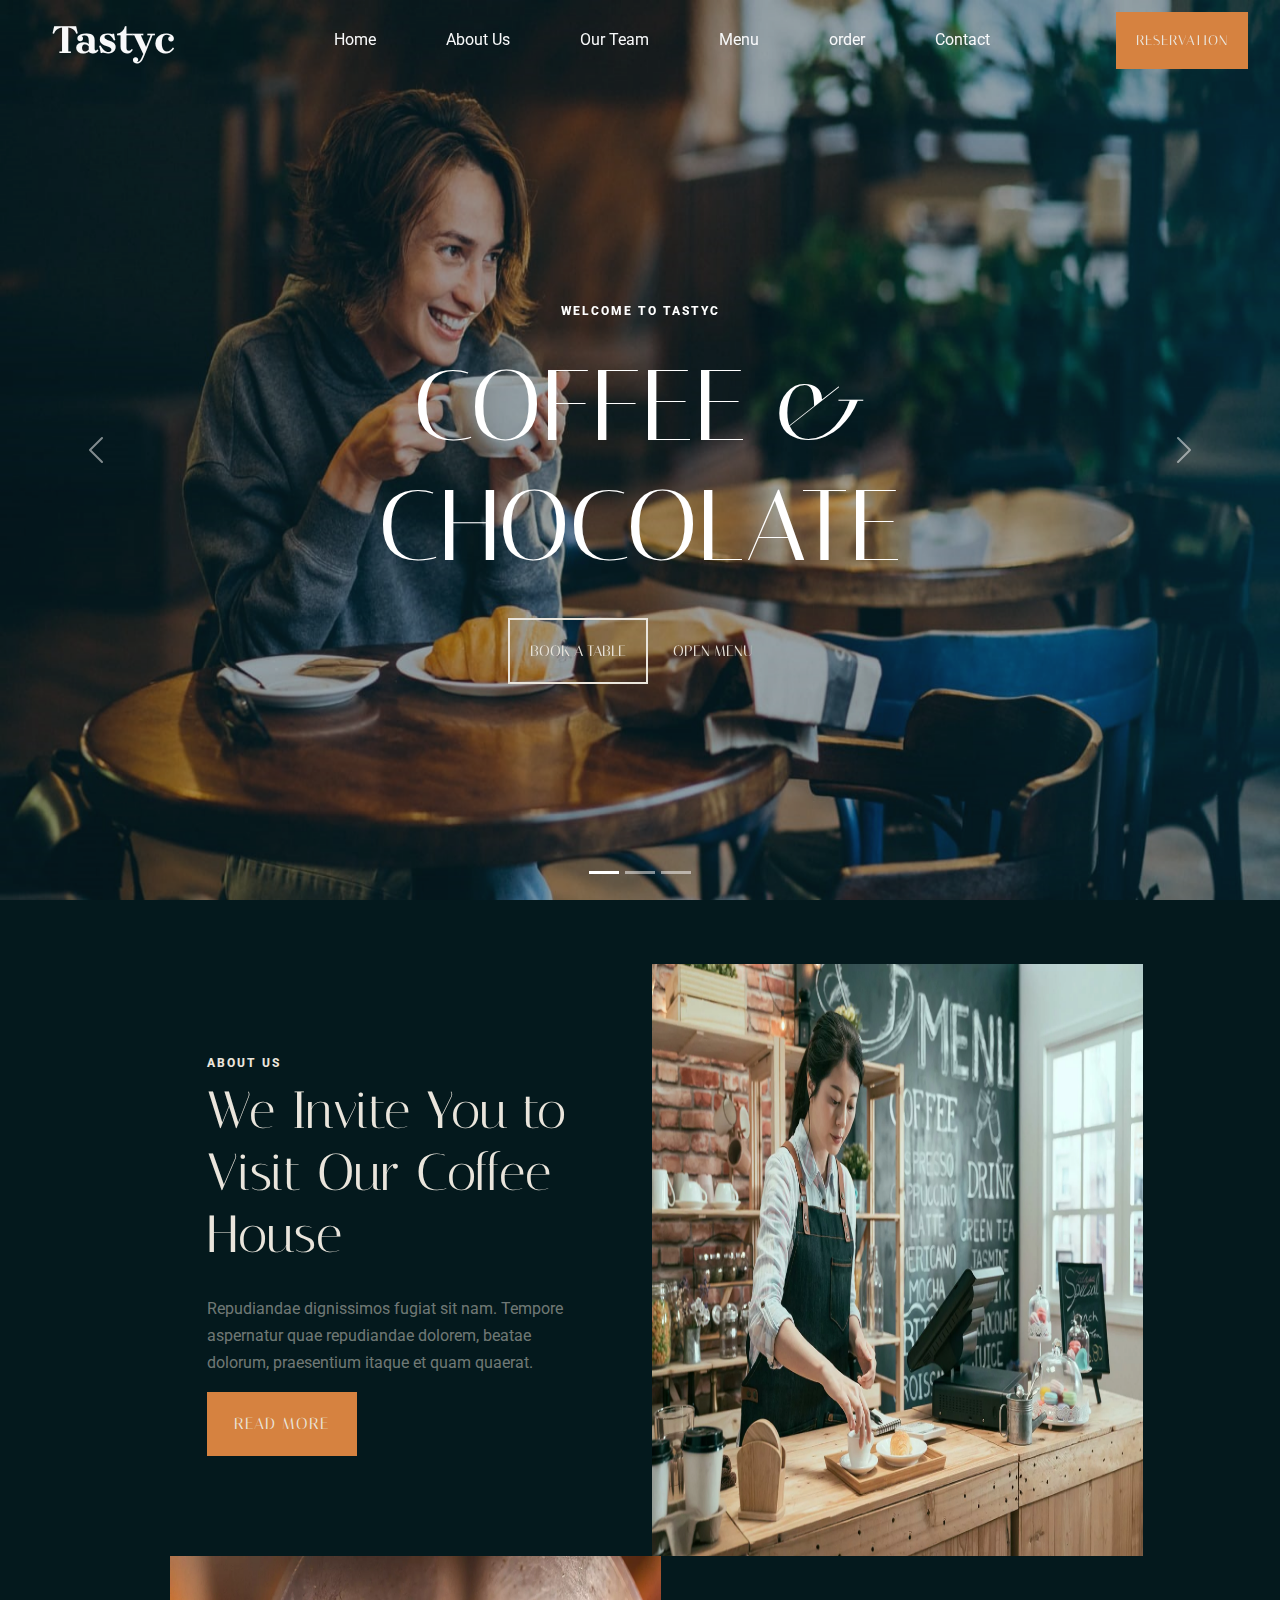
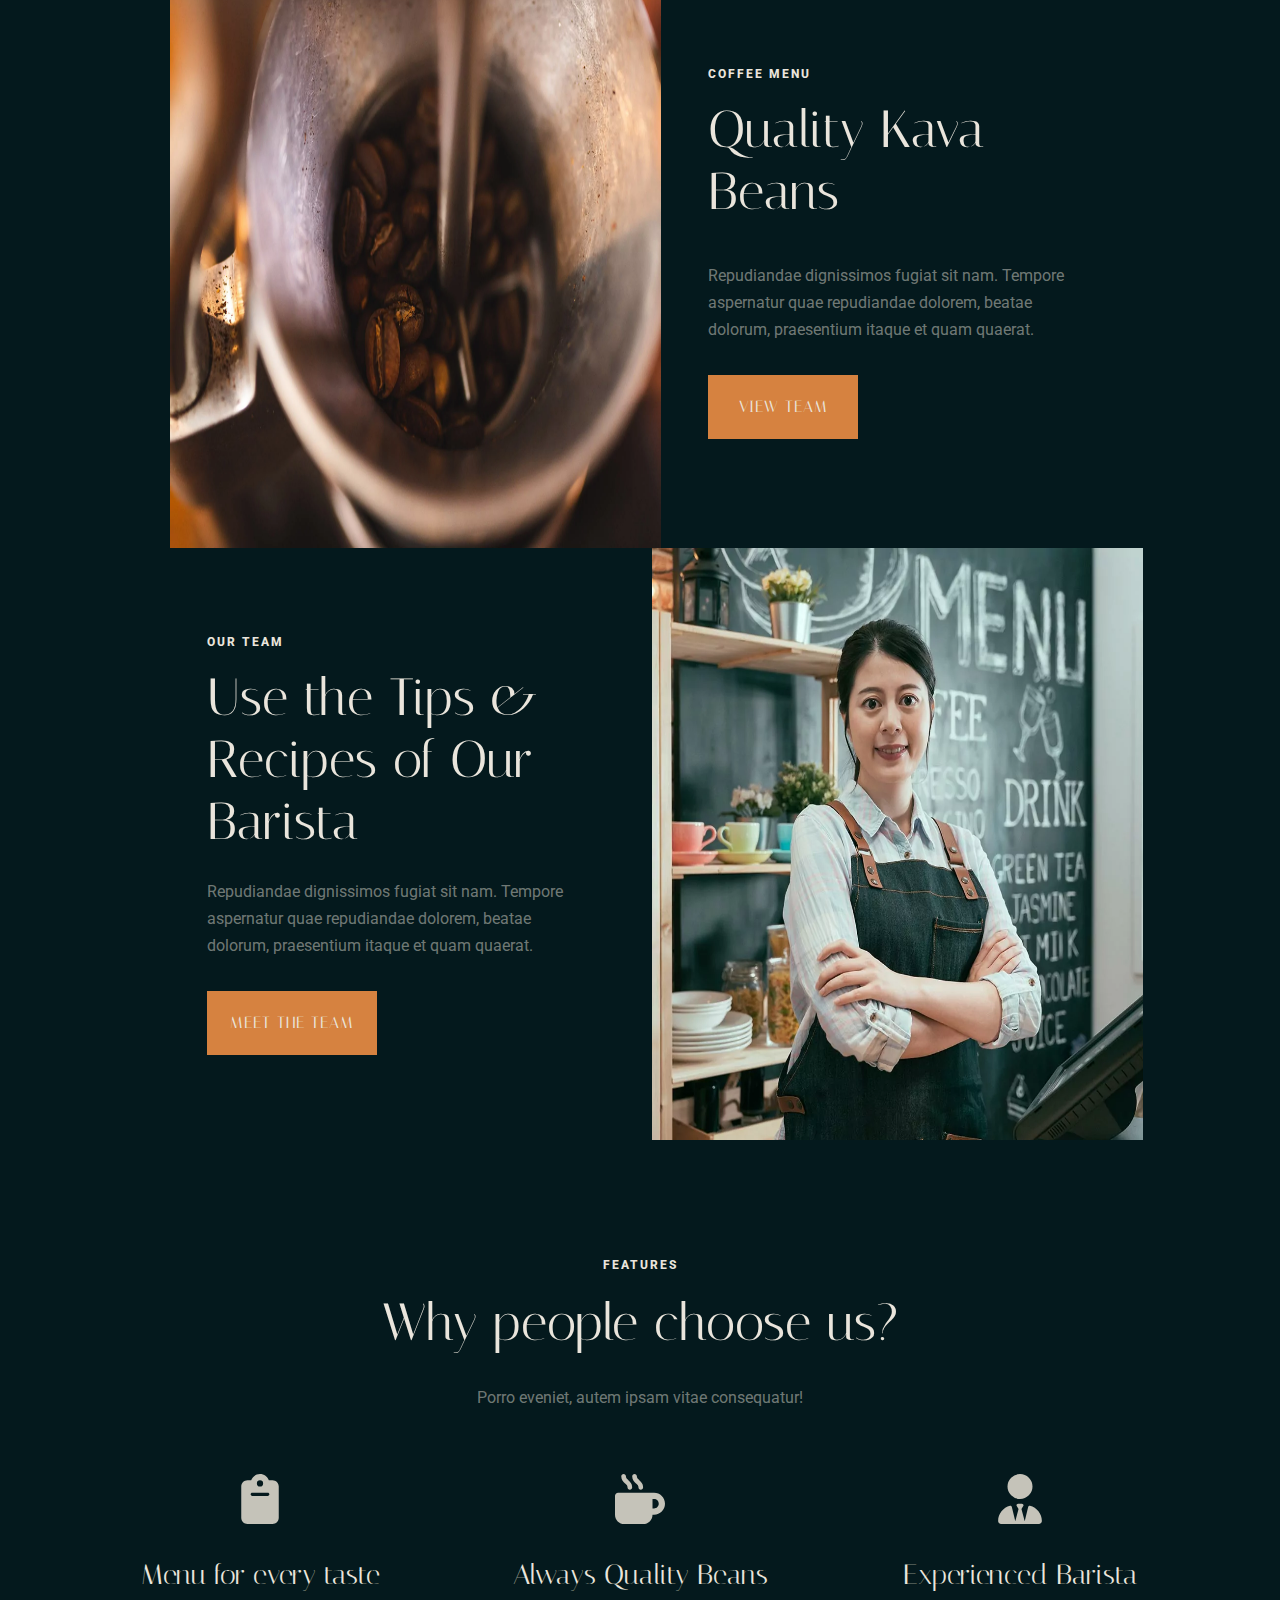
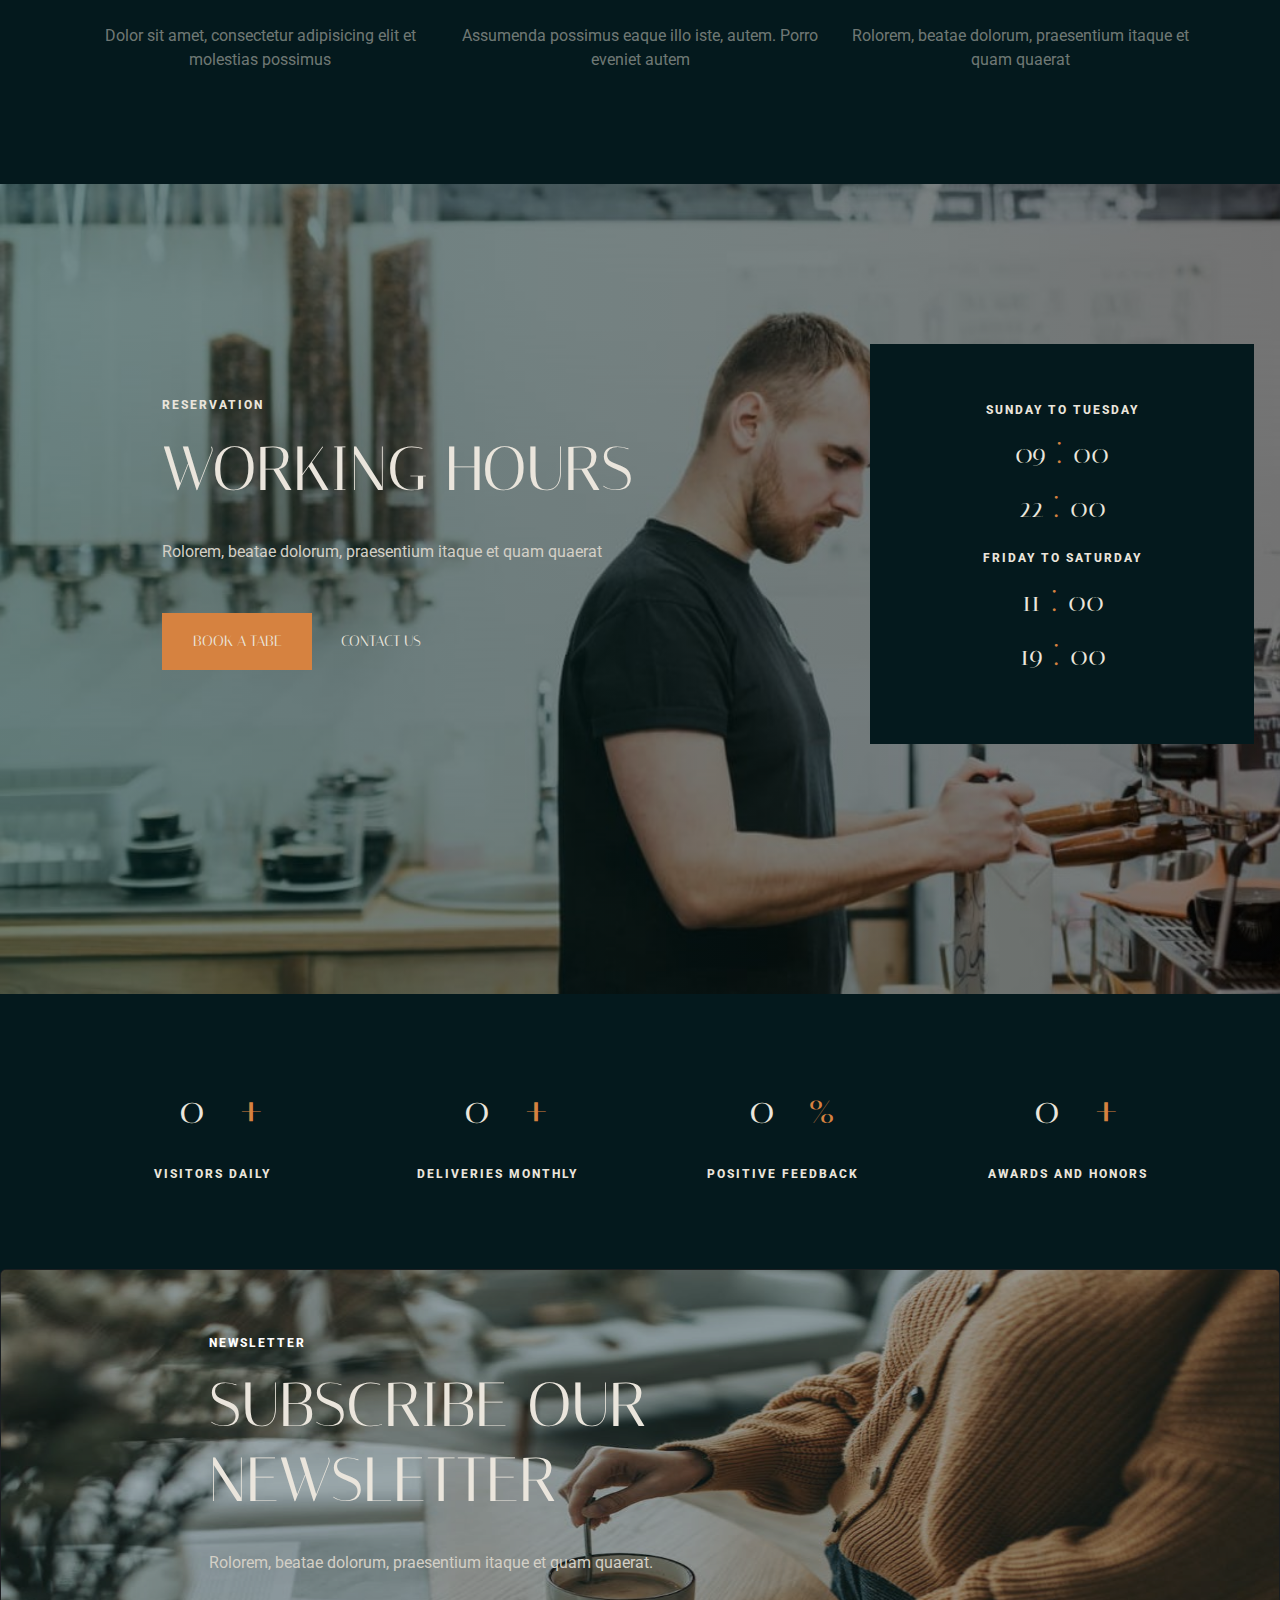
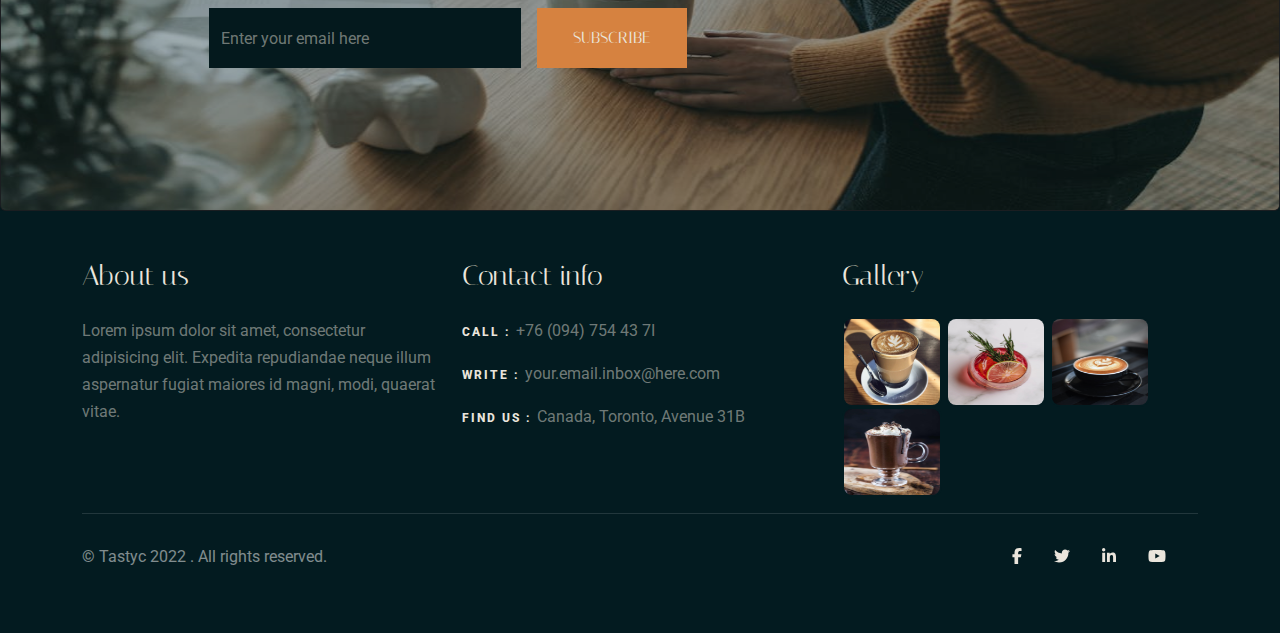
<file: index.html>
<!DOCTYPE html>
<html lang="en">
  <head>
    <meta charset="UTF-8" />
    <meta name="viewport" content="width=device-width, initial-scale=1.0" />
    <link rel="preconnect" href="https://fonts.googleapis.com">
    <link rel="preconnect" href="https://fonts.gstatic.com" crossorigin>
    <link href="https://fonts.googleapis.com/css2?family=Italiana&display=swap" rel="stylesheet">
    <link rel="preconnect" href="https://fonts.googleapis.com">
    <link rel="preconnect" href="https://fonts.gstatic.com" crossorigin>
    <link href="https://fonts.googleapis.com/css2?family=Italiana&family=Roboto:ital,wght@0,100;0,300;0,400;0,500;0,700;0,900;1,100;1,300;1,400;1,500;1,700;1,900&display=swap" rel="stylesheet">
    <link rel="preconnect" href="https://fonts.googleapis.com">
    <link rel="preconnect" href="https://fonts.gstatic.com" crossorigin>
    <link href="https://fonts.googleapis.com/css2?family=Brygada+1918:ital,wght@0,400..700;1,400..700&display=swap" rel="stylesheet">
    <title>Tastye</title>
    <link rel="stylesheet" href="css/bootstrap.min.css" />
    <link rel="stylesheet" href="css/all.min.css" />
    <link rel="stylesheet" href="css/coffe.css" />
    
  </head>
  <body>
<!-----------  start navbar ------------->
    <header class="header-nav">
      <div class="logo">Tastyc</div>
      <nav>
          <ul>
              <li><a href="index.html" data-target="Home">Home</a></li>
              <li><a href="about.html" data-target="about">About Us</a></li>
              <li><a href="team.html" data-target="our">Our Team</a></li>
              <li><a href="menu2.html" data-target="menu">Menu</a></li>
              <li><a href="order.html" data-target="order">order</a></li>
              <li><a href="contact.html" data-target="contact">Contact</a></li> 
          </ul>
      </nav>
      <div class="nav-btn">
      <a class="bttn" href="order.html">Reservation</a>
      </div>
    </header>
<!----------- end navbar ------------->
<!-----------  start slider ------------->
    <div id="carouselExampleCaptions" class="carousel slide">
        <div class="carousel-indicators">
          <button type="button" data-bs-target="#carouselExampleCaptions" data-bs-slide-to="0" class="active" aria-current="true" aria-label="Slide 1"></button>
          <button type="button" data-bs-target="#carouselExampleCaptions" data-bs-slide-to="1" aria-label="Slide 2"></button>
          <button type="button" data-bs-target="#carouselExampleCaptions" data-bs-slide-to="2" aria-label="Slide 3"></button>
        </div>
        <div class="carousel-inner">
          <div class="carousel-item active">
            <img src="./img/sli1.jpg" class="d-block w-100 sli-img" alt="...">
            <div class="carousel-caption d-none d-md-block sli-txt">
              <b class="sli-hed">WELCOME TO TASTYC</b>
              <h1 class="sli-title">COFFEE & CHOCOLATE</h1>
              <div class="sli-btn">
                <button type="button" onclick="document.location='Order.html'" class="sli-btn1">BOOK A TABLE</button>
                <button type="button" onclick="document.location='menu2.html'" class="sli-btn2">OPEN MENU</button>
              </div>
            </div>
          </div>
          <div class="carousel-item">
            <img src="./img/sli2.jpg" class="d-block w-100 sli-img" alt="...">
            <div class="carousel-caption d-none d-md-block sli-txt">
              <b class="sli-hed">HELLO, NEW FRIEND!</b>
              <h1 class="sli-title">RESERVE YOUR TABLE</h1>
              <div class="sli-btn">
                <button type="button" class="sli-btn1">BOOK A TABLE</button>
                <button type="button" class="sli-btn2">OPEN MENU</button>
              </div>
            </div>
          </div>
          <div class="carousel-item">
            <img src="./img/sli3.jpg" class="d-block w-100 sli-img " alt="...">
            <div class="carousel-caption d-none d-md-block sli-txt">
              <b class="sli-hed">DOLCE GUSTO</b>
              <h1 class="sli-title">VISIT TO OUR STORE</h1>
              <div class="sli-btn">
                <button type="button" class="sli-btn1">BOOK A TABLE</button>
                <button type="button" class="sli-btn2">OPEN MENU</button>
              </div>
            </div>
          </div>
        </div>
        <div class="overlay"></div>
        <button class="carousel-control-prev" type="button" data-bs-target="#carouselExampleCaptions" data-bs-slide="prev">
          <span class="carousel-control-prev-icon" aria-hidden="true"></span>
          <span class="visually-hidden">Previous</span>
        </button>
        <button class="carousel-control-next" type="button" data-bs-target="#carouselExampleCaptions" data-bs-slide="next">
          <span class="carousel-control-next-icon" aria-hidden="true"></span>
          <span class="visually-hidden">Next</span>
        </button>
    </div>
<!------------- end slider -------------->  
<!------------- start About ------------->
    <section> 
      <div class="about">
        <div class="container">
            <div class="row ">
              <div class="txt1 col-ms-12 col-lg-6 text-md-start">
                <b class="about-hed mb-2">ABOUT US</b>
                <h3 class="about-title">
                  We Invite You to Visit Our Coffee House
                </h3>
                <b class="about-prg">
                  Repudiandae dignissimos fugiat sit nam. Tempore aspernatur
                  quae repudiandae dolorem, beatae dolorum, praesentium itaque
                  et quam quaerat.
                </b>
                <button type="button" class="about-btn">READ MORE</button>
              </div>
              <div class="col-sm-12 col-lg-6 mb-9">
                <img class="img-about" src="img/about_as.jpg" alt="" />
              </div>
            </div>
          </div>
        </div>
      </div>
    </section>
<!------------- end About --------------->
<!------------- start menu --------------->
</section class="menu1">
<div class="menu1">
  <div class="container">
    <div class="row">
      <div class="col-sm-12 col-lg-6 ">
        <img class="menu-img" src="img/menu.jpg" alt="" />
      </div>
        <div class="txt2 col-sm-12 col-lg-6 text-md-start">
          <b class="menu-hed">COFFEE MENU</b>
          <h3 class="menu-title">Quality Kava Beans</h3>
          <p class="menu-prg">
            Repudiandae dignissimos fugiat sit nam. Tempore aspernatur
            quae repudiandae dolorem, beatae dolorum, praesentium itaque
            et quam quaerat.
          </p>
          <button type="button" onclick="document.location='menu2.html'" class="menu-btn">VIEW TEAM</button>
        </div>
      </div>
    </div>
</div>
 </section>
<!------------- end menu---------------> 
<!------------- start team ---------------> 
  <section>
      <div class="team1">
        <div class="container">
          <div class="row">
              <div class="txt3 col-sm-12 col-lg-6  text-md-start">
                <b class="team1-hed">OUR TEAM</b>
                <h3 class="team1-title">
                  Use the Tips & Recipes of Our Barista
                </h3>
                <p class="team1-prg">
                  Repudiandae dignissimos fugiat sit nam. Tempore aspernatur
                  quae repudiandae dolorem, beatae dolorum, praesentium itaque
                  et quam quaerat.
                </p>
                <button type="button" onclick="document.location='team.html'" class="team1-btn">MEET THE TEAM</button>
              </div>
              <div class="col-sm-12 col-lg-6 ">
              <img class="team1-img" src="img/team1.jpg.webp" alt="" />
            </div>
            
            </div>
          </div>
        </div>
  <!------------- end team ---------------> 
  </section>
<!------------- end team---------------> 
<!------------- start feature ---------------> 
  <section class="features text-center  ">
          <div class="container">
            <div class="feat-txt">
              <b class="feat-hed">FEATURES</b>
              <h4 class="feat-title">Why people choose us?</h4>
              <b class="feat-prg">Porro eveniet, autem ipsam vitae consequatur!</b>
            </div>
            <div class="row">
              <div class=" col-sm-12 col-lg-4 feat-sec">
                <i class="fa-solid fa-clipboard icon-feature " ></i>
                <h4 class="feat-title1">Menu for every taste</h4>
                <b class="feat-prg1">Dolor sit amet, consectetur adipisicing elit et <br>molestias possimus</b> 
              </div>
              <div class=" col-sm-12 col-lg-4 feat-sec ">
                <i class="fa-solid fa-mug-hot icon-feature"></i>
                <h4 class="feat-title1">Always Quality Beans</h4>
                <b class="feat-prg1">Assumenda possimus eaque illo iste, autem. Porro<br> eveniet autem</b>
              </div>
              <div class=" col-sm-12 col-lg-4  feat-sec">
                <i class="fa-solid fa-user-tie icon-feature" ></i>
                 <h4 class="feat-title1">Experienced Barista</h4>
                <b class="feat-prg1">Rolorem, beatae dolorum, praesentium itaque et<br> quam quaerat</b> 
              </div>
            </div>
          </div>

  </section>
<!------------- end feature ---------------> 
<!------------- end work ------------->
  <section class="work">
    <div class="container-fluid ">
      <div class="container">
    <div class="row">
      <div class="txt-left col-md-6 col-lg-6">
      <b class="work-hed">RESERVATION</b>
      <h2 class="work-title">WORKING HOURS</h2>
      <p class="work-prg">Rolorem, beatae dolorum, praesentium itaque et quam quaerat</p>
      <div class="work-btn">
      <button type="button" onclick="document.location='order.html'" class="work-btn1">BOOK A TABE</button>
      <button type="button" class="work-btn2">CONTACT US</button>
       
      </div>
    </div>
    <div class="txt-right  ">
      <b class="work1-title">SUNDAY TO TUESDAY</b>
      <p class="work1-num">09 <span>:</span> 00</p>
      <p class="work2-num">22 <span>:</span> 00</p>
      <b  class="work1-title">FRIDAY TO SATURDAY</b>
      <p class="work1-num">11 <span>:</span> 00</p>
      <p class="work2-num">19 <span>:</span> 00</p>
     </div>
  </div>
</div>
  </section>
<!------------- end work ------------->
<!------------- start counter ------------->
 <section class="counter text-center">
  <div class="container">
    <div class="nums">
    <div class="row">
        <div class="col-sm-12 col-md-6 col-lg-3 ">
        <b class="num" data-goal="200">0 </b><span>+</span>
        <h6 class="cont-name">VISITORS DAILY</h6>
        </div>
        <div class="col-sm-12 col-md-6 col-lg-3 ">
        <b class="num" data-goal="400">0 </b><span>+</span>
        <h6 class="cont-name">DELIVERIES MONTHLY</h6>
        </div>
        <div class="col-sm-12 col-md-6 col-lg-3 ">
        <b class="num" data-goal="100">0 </b><span>%</span>
        <h6 class="cont-name">POSITIVE FEEDBACK</h6>
        </div>
        <div class="col-sm-12 col-md-6 col-lg-3 ">
        <b class="num" data-goal="40">0 </b><span>+</span>
        <h6 class="cont-name">AWARDS AND HONORS</h6>
        </div>
      </div>
    </div>
  </div>
  
 </section>
<!------------- end counter -------------> 
<!------------- start subscribe -------------> 
  <div class="card text-bg-dark ">
    
    <img src="./img/supscribe.jpg" class="card-img" alt="...">
   
    <div class="card-img-overlay">
  
        <div class="sub-txt">
      <p class="sub-hed">NEWSLETTER</p>
      <h1 class="sub-title">SUBSCRIBE OUR<br> NEWSLETTER</h1>
      <p class="sub-prg">Rolorem, beatae dolorum, praesentium itaque et quam quaerat.</p>
    </div>
    <form class="sub-input">
      <input type="email" class="form-control" id="floatingInput" placeholder="Enter your email here">
      <button type="button" class="sub-btn">SUBSCRIBE</button>
    </form>
   </div>
  </div>
<!------------- end subscribe ------------->
<!------------- start footer ------------->
  <footer class="footer pt-5 pb-5 text-white-50 text-lg-start">
      <div class="container">
        <div class="row justify-content-between">
          <div class="col-md-6 col-lg-4">
            <div class="foot">
              <h4 class="foot-hed mb-4">About us</h4>
              <P class="foot-parg">Lorem ipsum dolor sit amet, consectetur adipisicing elit. Expedita repudiandae neque illum aspernatur fugiat maiores id magni, modi, quaerat vitae.</P>
            </div>                
          </div>
          <div class="col-md-6 col-lg-4">
            <div class="foot">
              <h4 class="foot-hed mb-4">Contact info</h4>
              <p class="foot-parg"><b class="lin">CALL : </b>+76 (094) 754 43 7I</p> 
              <p class="foot-parg"><b class="lin">WRITE :  </b>your.email.inbox@here.com</p> 
              <p class="foot-parg"><b class="lin">FIND US :  </b>Canada, Toronto, Avenue 31B</p>   
            </div>
          </div>
          <div class="col-md-6 col-lg-4">
            <div class="foot">
              <h4 class="foot-hed mb-4">Gallery</h4>
              <img class="img-foot" src="img/foot1.jpg" alt="">
              <img class="img-foot" src="img/foot2.jpg" alt="">
              <img class="img-foot" src="img/foot3.jpg" alt="">
              <img class="img-foot" src="img/foot4.jpg" alt="">
             </div>
          </div>
        </div>
        <hr>
        <div class="copyright">
        <div class="row">
          <div class="col text-left col-lg-6">
            <p>© Tastyc 2022 . All rights reserved.</p>
          </div>
          <div class="col text-right col-lg-6">
            <ul class="imgcont">
              <a href="https://www.instagram.com/" class="lin2">
                <i class="fa-brands fa-facebook-f icon-social"></i> 
              </a>
              <a href="https://www.facebook.com/" class="lin2">
                <i class="fa-brands fa-twitter icon-social"></i>
              </a>
              <a href="https://twitter.com/?lang=ar" class="lin2">
                <i class="fa-brands fa-linkedin-in icon-social"></i>
              </a>
              <a href="https://twitter.com/?lang=ar" class="lin2">
                <i class="fa-brands fa-youtube icon-social"></i>
              </a>
            </ul>
          </div>
        </div>
      </div>
      </div>
  </footer>
<!------------- end footer ------------->
   
    <script src="js/jquery-3.7.1.min.js"></script>
    <script src="js/popper.min.js"></script>
    <script src="js/bootstrap.bundle.min.js"></script>
    <script src="js/all.min.js"></script>
    <script src="js/main.js"></script>
  </body>
</html>
</file>
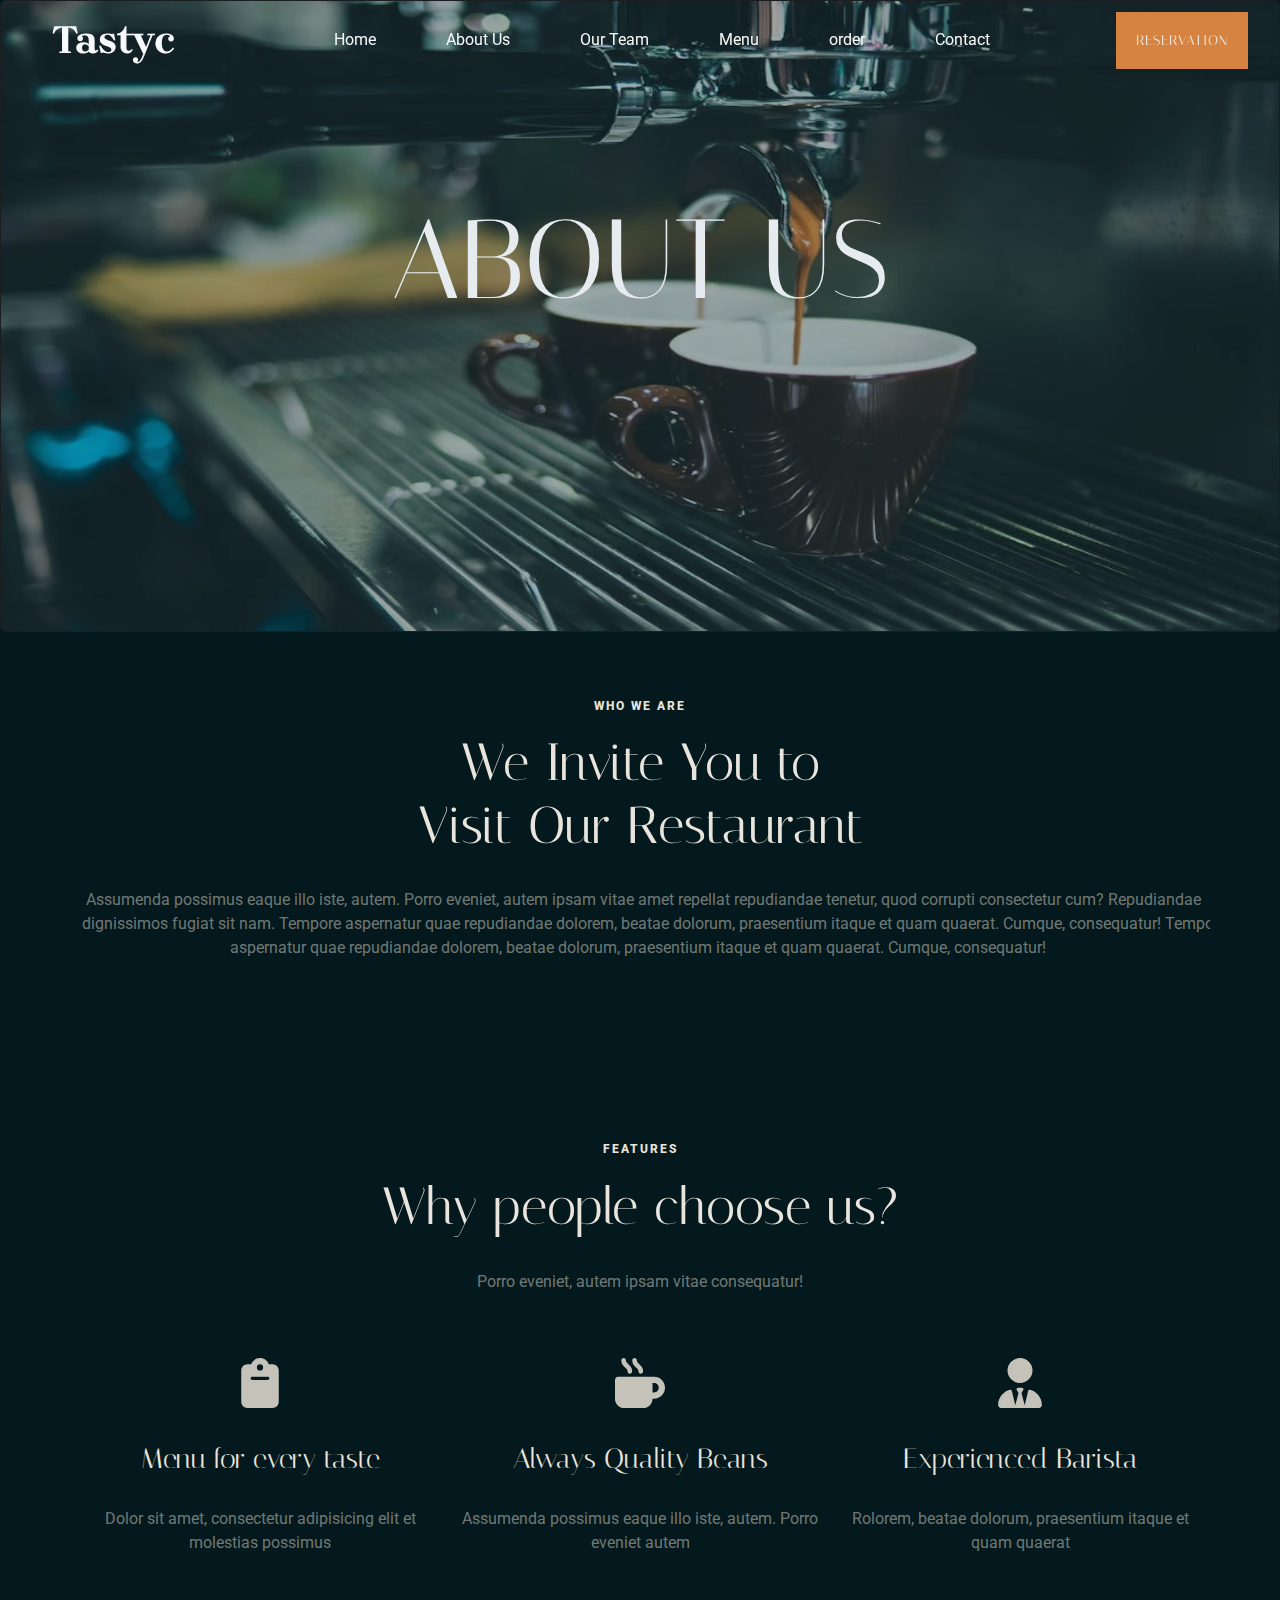
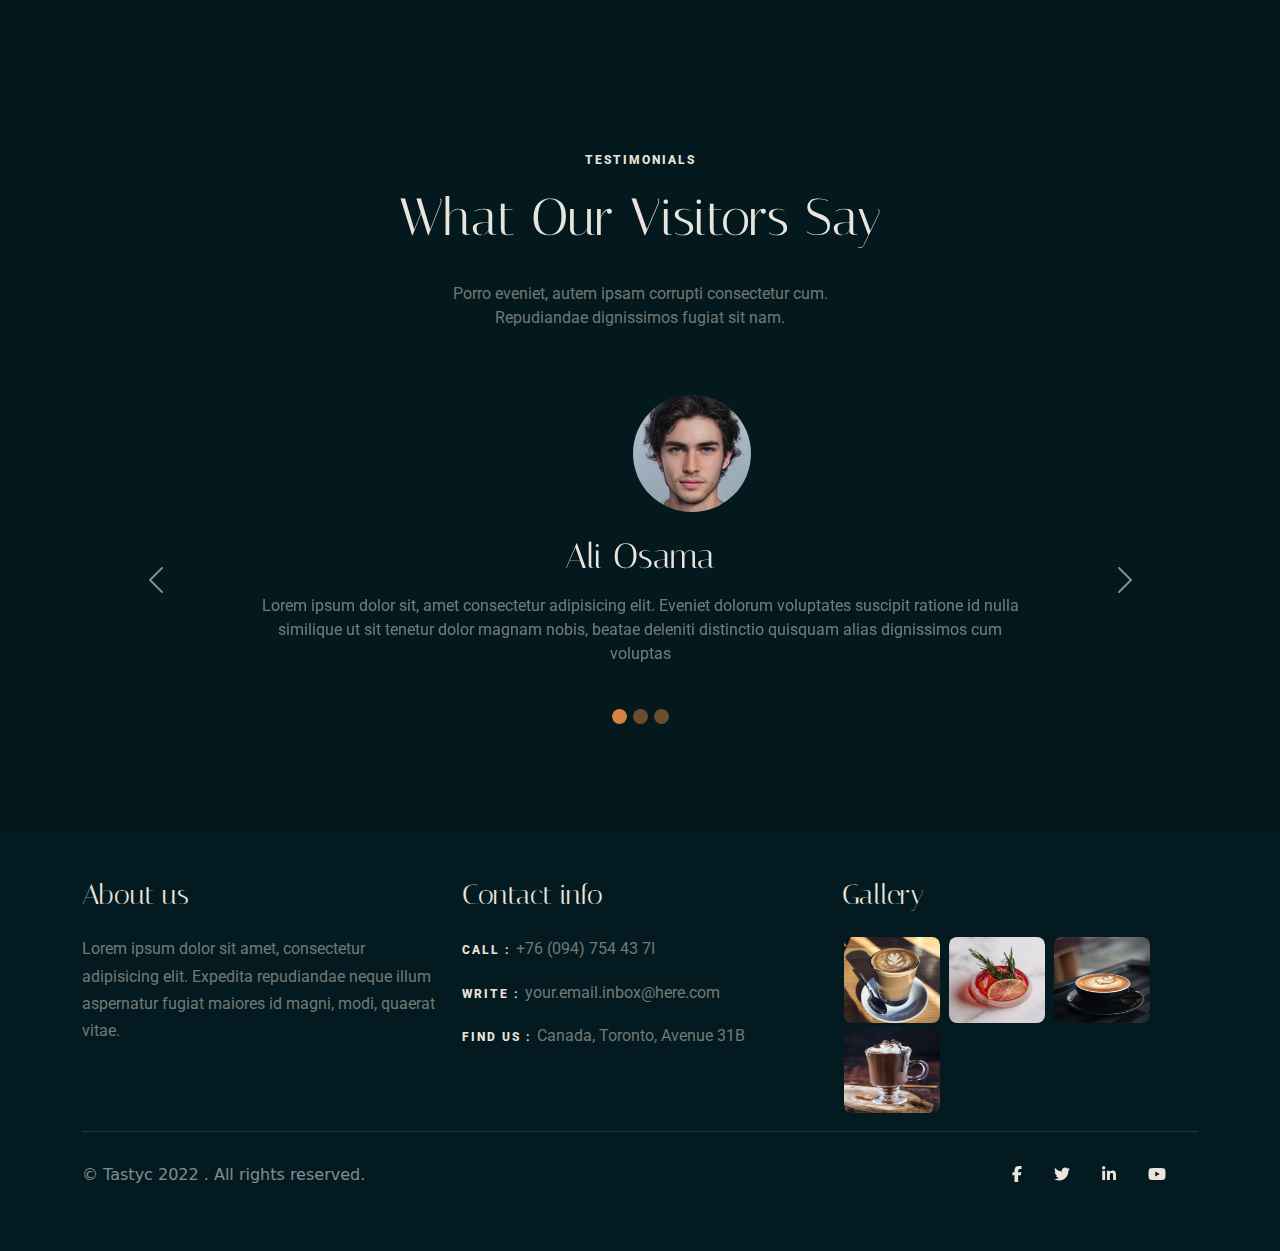
<file: about.html>
<!DOCTYPE html>
<html lang="en">
<head>
    <meta charset="UTF-8">
    <meta name="viewport" content="width=device-width, initial-scale=1.0">
    <link rel="preconnect" href="https://fonts.googleapis.com">
    <link rel="preconnect" href="https://fonts.gstatic.com" crossorigin>
    <link href="https://fonts.googleapis.com/css2?family=Italiana&display=swap" rel="stylesheet">
    <link rel="preconnect" href="https://fonts.googleapis.com">
    <link rel="preconnect" href="https://fonts.gstatic.com" crossorigin>
    <link href="https://fonts.googleapis.com/css2?family=Italiana&family=Roboto:ital,wght@0,100;0,300;0,400;0,500;0,700;0,900;1,100;1,300;1,400;1,500;1,700;1,900&display=swap" rel="stylesheet">
    <link rel="preconnect" href="https://fonts.googleapis.com">
    <link rel="preconnect" href="https://fonts.gstatic.com" crossorigin>
    <link href="https://fonts.googleapis.com/css2?family=Brygada+1918:ital,wght@0,400..700;1,400..700&display=swap" rel="stylesheet">
    <title>About</title>
    <link rel="stylesheet" href="css/bootstrap.min.css" />
    <link rel="stylesheet" href="css/all.min.css" />
    <link rel="stylesheet" href="css/about.css" />
  
</head>
<body>
<!-----------  start navbar ------------->
    <header class="header-nav">
        <div class="logo">Tastyc</div>
        <nav>
            <ul>
                <li><a href="index.html" data-target="Home">Home</a></li>
                <li><a href="about.html" data-target="about">About Us</a></li>
                <li><a href="team.html" data-target="our">Our Team</a></li>
                <li><a href="menu2.html" data-target="menu">Menu</a></li>
                <li><a href="order.html" data-target="order">order</a></li>
                <li><a href="contact.html" data-target="contact">Contact</a></li> 
            </ul>
        </nav>
        <div class="nav-btn">
          <a class="bttn" href="order.html">Reservation</a>
        </div>
      </header>
<!-----------  end navbar ------------->
<!-----------  start img ------------->
      <header>
        <div class="card text-bg-dark ">
          <img src="./img/ph4.webp" class="card-img" style="height: 70vh;" alt="...">
          <div class="card-img-overlay">
          <div class="sub-txt">
         <h1 class="sub-name">ABOUT US</h1>
      </div>
    </div>
   </div>
  </header>
<!-----------  end img ------------->
<!------------- start About ------------->
  <section class="about1 text-center">
    <div class="container">
        <div class="row">
            <p class="about1-hed">WHO WE ARE</p>
            <h5 class="about1-title">We Invite You to <br> Visit Our Restaurant</h5>
            <pre class="about1-prg"> Assumenda possimus eaque illo iste, autem. Porro eveniet, autem ipsam vitae amet repellat repudiandae tenetur, quod corrupti consectetur cum? Repudiandae 
dignissimos fugiat sit nam. Tempore aspernatur quae repudiandae dolorem, beatae dolorum, praesentium itaque et quam quaerat. Cumque, consequatur! Tempore
aspernatur quae repudiandae dolorem, beatae dolorum, praesentium itaque et quam quaerat. Cumque, consequatur! </pre>
        </div>
    </div>
  </section>
<!------------- end About ------------->
<!------------- start feature ---------------> 
  <section class="features text-center  ">
    <div class="container">
      <div class="feat-txt">
        <b class="feat-hed">FEATURES</b>
        <h4 class="feat-title">Why people choose us?</h4>
        <b class="feat-prg">Porro eveniet, autem ipsam vitae consequatur!</b>
      </div>
      <div class="row">
        <div class=" col-sm-12 col-lg-4 feat-sec">
          <i class="fa-solid fa-clipboard icon-feature " ></i>
          <h4 class="feat-title1">Menu for every taste</h4>
          <b class="feat-prg1">Dolor sit amet, consectetur adipisicing elit et <br>molestias possimus</b> 
        </div>
        <div class=" col-sm-12 col-lg-4 feat-sec ">
          <i class="fa-solid fa-mug-hot icon-feature"></i>
          <h4 class="feat-title1">Always Quality Beans</h4>
          <b class="feat-prg1">Assumenda possimus eaque illo iste, autem. Porro<br> eveniet autem</b>
        </div>
        <div class=" col-sm-12 col-lg-4  feat-sec">
          <i class="fa-solid fa-user-tie icon-feature" ></i>
           <h4 class="feat-title1">Experienced Barista</h4>
          <b class="feat-prg1">Rolorem, beatae dolorum, praesentium itaque et<br> quam quaerat</b> 
        </div>
      </div>
    </div>

</section>
<!------------- end feature ---------------> 
<!------------- start testimonials ------------->
<section class="testimonials text-center">
  <div class="container">
      <div class="row ">
          <div class="test-txt">
              <b class="test-hed">TESTIMONIALS</b>
              <h4 class="test-title">What Our Visitors Say</h4>
              <b class="test-prg">Porro eveniet, autem ipsam corrupti consectetur cum.<br>Repudiandae dignissimos fugiat sit nam.</b>
          </div>
      </div>
        <div class="row">           
          <div id="testimonials" class="carousel slide">
            <div class="carousel-indicators">
              <button type="button" data-bs-target="#testimonials"  id="dd"  data-bs-slide-to="0" class="active" aria-current="true" aria-label="Slide 1"></button>
              <button type="button" data-bs-target="#testimonials"  id="dd"   data-bs-slide-to="1" aria-label="Slide 2"></button>
              <button type="button" data-bs-target="#testimonials"  id="dd"  data-bs-slide-to="2" aria-label="Slide 3"></button>
            </div>
            <div class="carousel-inner ">
              <div class="carousel-item active">
                  <div class="carousel-caption d-none d-md-block">
                    <img src="img/image1.jpg" class="d-block test-img" alt="...">
                    <h5 class="test-name">Ali Osama</h5>
                    <p class="test-prg">Lorem ipsum dolor sit, amet consectetur adipisicing elit. Eveniet dolorum voluptates suscipit ratione id nulla similique ut sit tenetur dolor magnam nobis, beatae deleniti distinctio quisquam alias dignissimos cum voluptas</p>
                  </div>
              </div>
              <div class="carousel-item">
                  <div class="carousel-caption d-none d-md-block  ">
                    <img src="img/per1.jpeg" class="d-block test-img" alt="...">
                    <h5 class="test-name">Dina Ahmed</h5>
                    <p class="test-prg">  Eveniet dolorum voluptates suscipit ratione id nulla similique ut sit tenetur dolor magnam nobis, beatae deleniti distinctio quisquam alias dignissimos cum voluptas background-color: #d68240;</p>
                  </div>
              </div>
              <div class="carousel-item">
                  <div class="carousel-caption d-none d-md-block ">
                    <img src="img/pre3.jpeg" class="d-block test-img" alt="...">
                    <h5 class="test-name">Hamdy Mohamed</h5>
                    <p class="test-prg"> suscipit ratione id nulla similique ut sit tenetur dolor magnam nobis, beatae deleniti distinctio Lorem ipsum dolor sit, amet consectetur adipisicing elit. Eveniet dolorum voluptates quisquam alias dignissimos cum voluptas</p>
                  </div>
              </div>
            </div>
            <button class="carousel-control-prev"  type="button" id="ee" data-bs-target="#testimonials" data-bs-slide="prev" >
              <span class="carousel-control-prev-icon" id="ee" aria-hidden="true"></span>
              <span class="visually-hidden" id="ee">Previous</span>
            </button>
            <button class="carousel-control-next" type="button" id="ee" data-bs-target="#testimonials" data-bs-slide="next">
              <span class="carousel-control-next-icon" id="ee" aria-hidden="true"></span>
              <span class="visually-hidden" id="ee">Next</span>
            </button>
          </div>
          </div>
 </div>
</section>
<!------------- end testimonials ------------->
<!------------- start footer ------------->
<footer class="footer pt-5 pb-5 text-white-50 text-lg-start">
    <div class="container">
      <div class="row justify-content-between">
        <div class="col-md-6 col-lg-4">
          <div class="foot">
            <h4 class="foot-hed mb-4">About us</h4>
            <P class="foot-parg">Lorem ipsum dolor sit amet, consectetur adipisicing elit. Expedita repudiandae neque illum aspernatur fugiat maiores id magni, modi, quaerat vitae.</P>
          </div>                
        </div>
        <div class="col-md-6 col-lg-4">
          <div class="foot">
            <h4 class="foot-hed mb-4">Contact info</h4>
            <p class="foot-parg"><b class="lin">CALL : </b>+76 (094) 754 43 7I</p> 
            <p class="foot-parg"><b class="lin">WRITE :  </b>your.email.inbox@here.com</p> 
            <p class="foot-parg"><b class="lin">FIND US :  </b>Canada, Toronto, Avenue 31B</p>   
          </div>
        </div>
        <div class="col-md-6 col-lg-4">
          <div class="foot">
            <h4 class="foot-hed mb-4">Gallery</h4>
            <img class="img-foot" src="img/foot1.jpg" alt="">
            <img class="img-foot" src="img/foot2.jpg" alt="">
            <img class="img-foot" src="img/foot3.jpg" alt="">
            <img class="img-foot" src="img/foot4.jpg" alt="">
           </div>
        </div>
      </div>
      <hr>
      <div class="copyright">
      <div class="row">
        <div class="col text-left col-lg-6">
          <p>© Tastyc 2022 . All rights reserved.</p>
        </div>
        <div class="col text-right col-lg-6">
          <ul class="imgcont">
            <a href="https://www.instagram.com/" class="lin2">
              <i class="fa-brands fa-facebook-f icon-social"></i> 
            </a>
            <a href="https://www.facebook.com/" class="lin2">
              <i class="fa-brands fa-twitter icon-social"></i>
            </a>
            <a href="https://twitter.com/?lang=ar" class="lin2">
              <i class="fa-brands fa-linkedin-in icon-social"></i>
            </a>
            <a href="https://twitter.com/?lang=ar" class="lin2">
              <i class="fa-brands fa-youtube icon-social"></i>
            </a>
          </ul>
        </div>
      </div>
    </div>
    </div>
</footer>
<!------------- end footer ------------->
 
<script src="js/jquery-3.7.1.min.js"></script>
<script src="js/popper.min.js"></script>
<script src="js/bootstrap.bundle.min.js"></script>
<script src="js/all.min.js"></script>
<script src="js/main.js"></script>
</body>
</html>
</file>
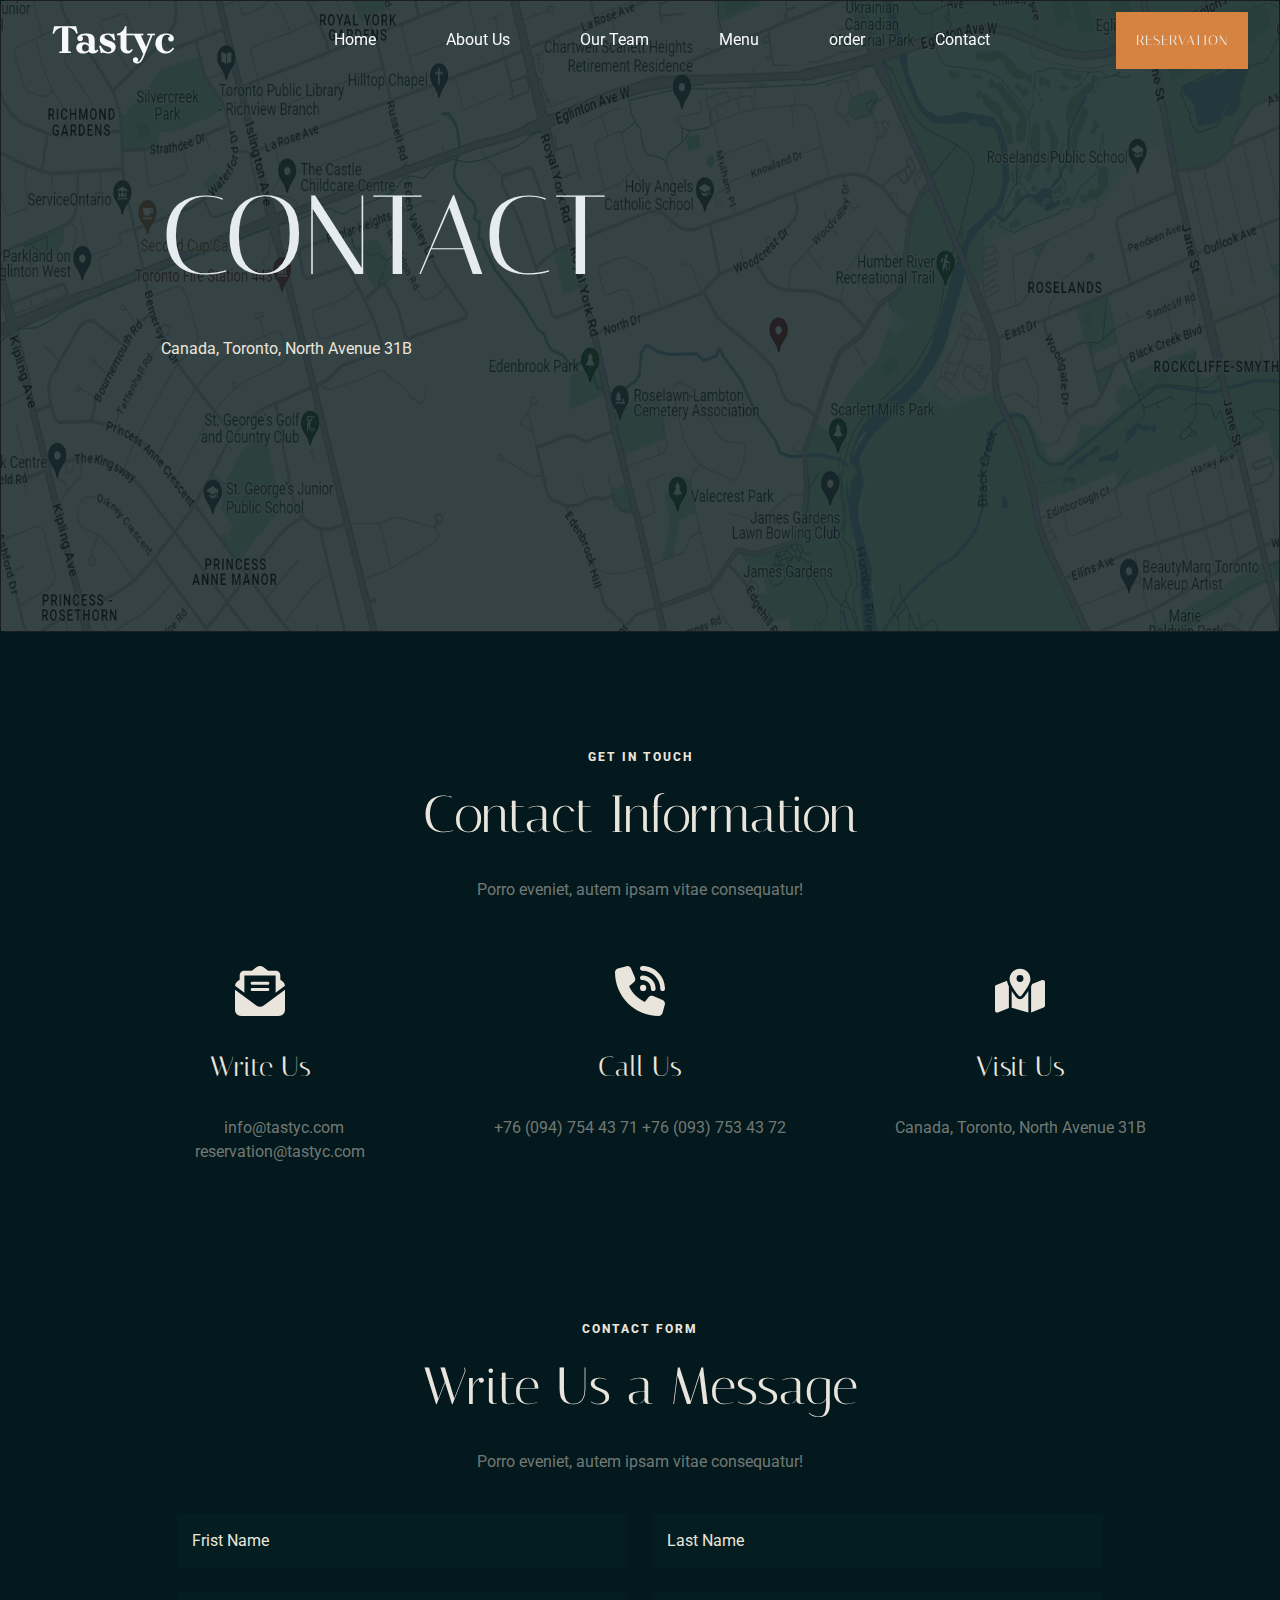
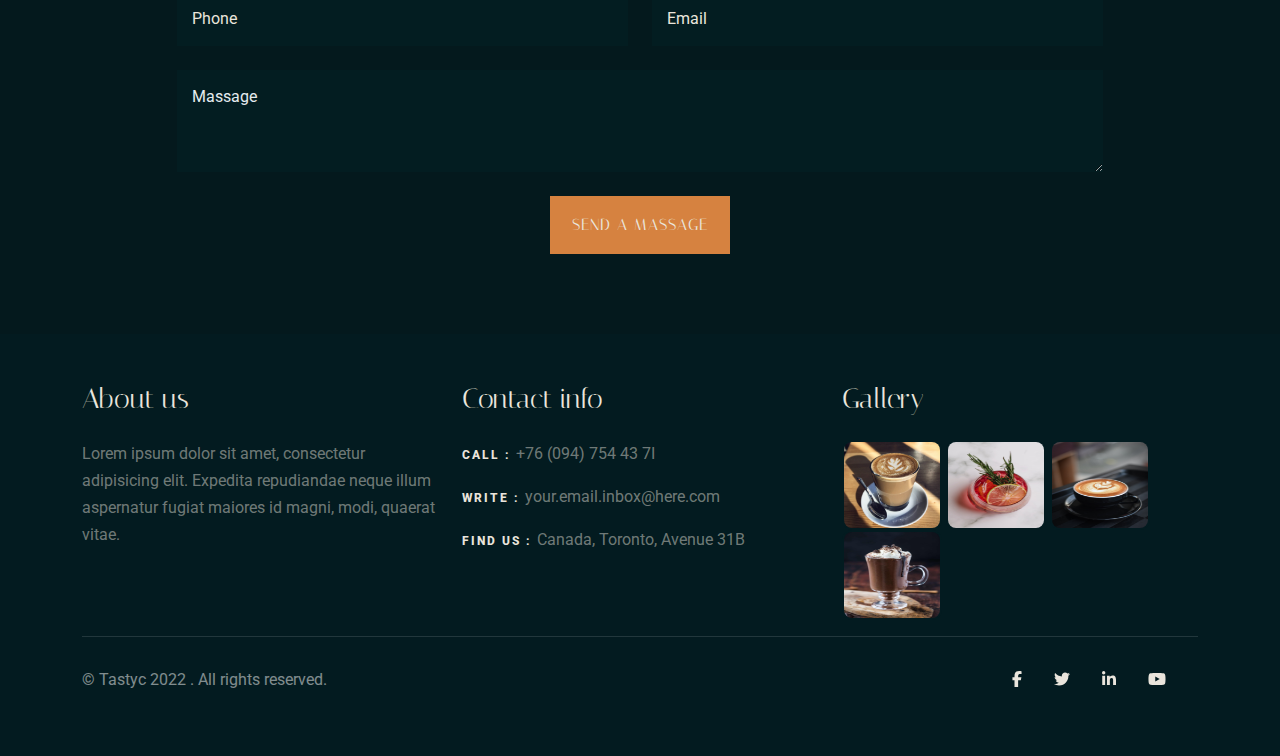
<file: contact.html>
<!DOCTYPE html>
<html lang="en">
<head>
    <meta charset="UTF-8">
    <meta name="viewport" content="width=device-width, initial-scale=1.0">
    <link rel="preconnect" href="https://fonts.googleapis.com">
    <link rel="preconnect" href="https://fonts.gstatic.com" crossorigin>
    <link href="https://fonts.googleapis.com/css2?family=Italiana&display=swap" rel="stylesheet">
    <link rel="preconnect" href="https://fonts.googleapis.com">
    <link rel="preconnect" href="https://fonts.gstatic.com" crossorigin>
    <link href="https://fonts.googleapis.com/css2?family=Italiana&family=Roboto:ital,wght@0,100;0,300;0,400;0,500;0,700;0,900;1,100;1,300;1,400;1,500;1,700;1,900&display=swap" rel="stylesheet">
    <link rel="preconnect" href="https://fonts.googleapis.com">
    <link rel="preconnect" href="https://fonts.gstatic.com" crossorigin>
    <link href="https://fonts.googleapis.com/css2?family=Brygada+1918:ital,wght@0,400..700;1,400..700&display=swap" rel="stylesheet">
    <link rel="stylesheet" href="css/bootstrap.min.css" />
    <link rel="stylesheet" href="css/all.min.css" />
    <link rel="stylesheet" href="css/contact.css" />
    <title>Contact</title>
</head>
<body>
<!-----------  start navbar ------------->
    <header class="header-nav">
        <div class="logo">Tastyc</div>
        <nav>
            <ul>
                <li><a href="index.html" data-target="Home">Home</a></li>
                <li><a href="about.html" data-target="about">About Us</a></li>
                <li><a href="team.html" data-target="our">Our Team</a></li>
                <li><a href="menu2.html" data-target="menu">Menu</a></li>
                <li><a href="order.html" data-target="order">order</a></li>
                <li><a href="contact.html" data-target="contact">Contact</a></li> 
            </ul>
        </nav>
        <div class="nav-btn">
          <a class="bttn" href="order.html">Reservation</a>
        </div>
      </header>
<!-----------  end navbar ------------->
<!-----------  start img ------------->
    <header>
        <div class="card text-bg-dark ">
          <img src="./img/map2.png" class="card-img" style="height: 70vh;" alt="...">
          <div class="card-img-overlay">
          <div class="sub-txt">
         <h1 class="sub-name">CONTACT</h1>
         <p class="sub-title">Canada, Toronto, North Avenue 31B</p>
      </div>
    </div>
   </div>
  </header>
<!-----------  end img ------------->
<!------------- start feature ---------------> 
  <section class="contact text-center  ">
    <div class="container">
      <div class="contact-txt">
        <b class="contact-hed">GET IN TOUCH</b>
        <h4 class="contact-title">Contact Information</h4>
        <b class="contact-prg">Porro eveniet, autem ipsam vitae consequatur!</b>
      </div>
      <div class="row">
        <div class=" col-sm-12 col-lg-4 contact-sec">
            <i class="fa-solid fa-envelope-open-text icon-feature" style="color:  #eae5dc;"></i>
          <h4 class="feat-title1">Write Us</h4>
          <pre class="contact-prg">
            info@tastyc.com
          reservation@tastyc.com
        </pre>
        </div>
        <div class=" col-sm-12 col-lg-4 contact-sec">
            <i class="fa-solid fa-phone-volume icon-feature" style="color: #eae5dc;"></i>
          <h4 class="feat-title1">Call Us</h4>
          <b class="feat-prg1">+76 (094) 754 43 71 +76 (093) 753 43 72</b>
        </div>
        <div class=" col-sm-12 col-lg-4 contact-sec">
          <i class="fa-solid fa-map-location-dot icon-feature" style="color:  #eae5dc;"></i>
           <h4 class="feat-title1">Visit Us</h4>
          <b class="feat-prg1">Canada, Toronto, North Avenue 31B</b> 
        </div>
      </div>
    </div>
</section>
<!------------- end feature ---------------> 
<!------------- start contact ---------------> 
<section class="contact text-center  ">
    <div class="container">
      <div class="form-txt">
        <b class="form-hed">CONTACT FORM</b>
        <h4 class="form-title">Write Us a Message</h4>
        <b class="form-prg">Porro eveniet, autem ipsam vitae consequatur!</b>
      </div>
      <div class="row justify-content-center my-3 ">
        <div class="col-lg-10">
            <div class="row">
            <div class="col-lg-6">
            <label for="name" class="form-label"></label>
            <input type="text" class="form-control" id="name" placeholder="Frist Name">
          </div>
          <div class="col-lg-6">
            <label for="name" class="form-label"></label>
            <input type="text" class="form-control" id="name" placeholder="Last Name">
          </div>
          <div class="col-lg-6">
            <label for="email" class="form-label "></label>
            <input type="text" class="form-control" id="num" placeholder="Phone">
          </div>
          <div class="col-lg-6">
            <label for="email" class="form-label "></label>
            <input type="email" class="form-control" id="email" placeholder="Email">
          </div>
        </div>
            <label for="massage" class="form-label"></label>
            <textarea class="form-control" id="massage" placeholder="Massage" rows="3">Massage</textarea>
        <div class="text-center mb-7">
            <button type="submit" class="btn btn-secondary btn-contact">SEND A MASSAGE</button>
          </div>

</div>

</div>
    </div>
</section>
<!------------- end contact ---------------> 
<!------------- start footer ------------->
<footer class="footer pt-5 pb-5 text-white-50 text-lg-start">
    <div class="container">
      <div class="row justify-content-between">
        <div class="col-md-6 col-lg-4">
          <div class="foot">
            <h4 class="foot-hed mb-4">About us</h4>
            <P class="foot-parg">Lorem ipsum dolor sit amet, consectetur adipisicing elit. Expedita repudiandae neque illum aspernatur fugiat maiores id magni, modi, quaerat vitae.</P>
          </div>                
        </div>
        <div class="col-md-6 col-lg-4">
          <div class="foot">
            <h4 class="foot-hed mb-4">Contact info</h4>
            <p class="foot-parg"><b class="lin">CALL : </b>+76 (094) 754 43 7I</p> 
            <p class="foot-parg"><b class="lin">WRITE :  </b>your.email.inbox@here.com</p> 
            <p class="foot-parg"><b class="lin">FIND US :  </b>Canada, Toronto, Avenue 31B</p>   
          </div>
        </div>
        <div class="col-md-6 col-lg-4">
          <div class="foot">
            <h4 class="foot-hed mb-4">Gallery</h4>
            <img class="img-foot" src="img/foot1.jpg" alt="">
            <img class="img-foot" src="img/foot2.jpg" alt="">
            <img class="img-foot" src="img/foot3.jpg" alt="">
            <img class="img-foot" src="img/foot4.jpg" alt="">
           </div>
        </div>
      </div>
      <hr>
      <div class="copyright">
      <div class="row">
        <div class="col text-left col-lg-6">
          <p>© Tastyc 2022 . All rights reserved.</p>
        </div>
        <div class="col text-right col-lg-6">
          <ul class="imgcont">
            <a href="https://www.instagram.com/" class="lin2">
              <i class="fa-brands fa-facebook-f icon-social"></i> 
            </a>
            <a href="https://www.facebook.com/" class="lin2">
              <i class="fa-brands fa-twitter icon-social"></i>
            </a>
            <a href="https://twitter.com/?lang=ar" class="lin2">
              <i class="fa-brands fa-linkedin-in icon-social"></i>
            </a>
            <a href="https://twitter.com/?lang=ar" class="lin2">
              <i class="fa-brands fa-youtube icon-social"></i>
            </a>
          </ul>
        </div>
      </div>
    </div>
    </div>
</footer>
<!------------- end footer ------------->
<script src="js/jquery-3.7.1.min.js"></script>
<script src="js/popper.min.js"></script>
<script src="js/bootstrap.bundle.min.js"></script>
<script src="js/all.min.js"></script>
<script src="js/main.js"></script>
</body>
</html>
</file>
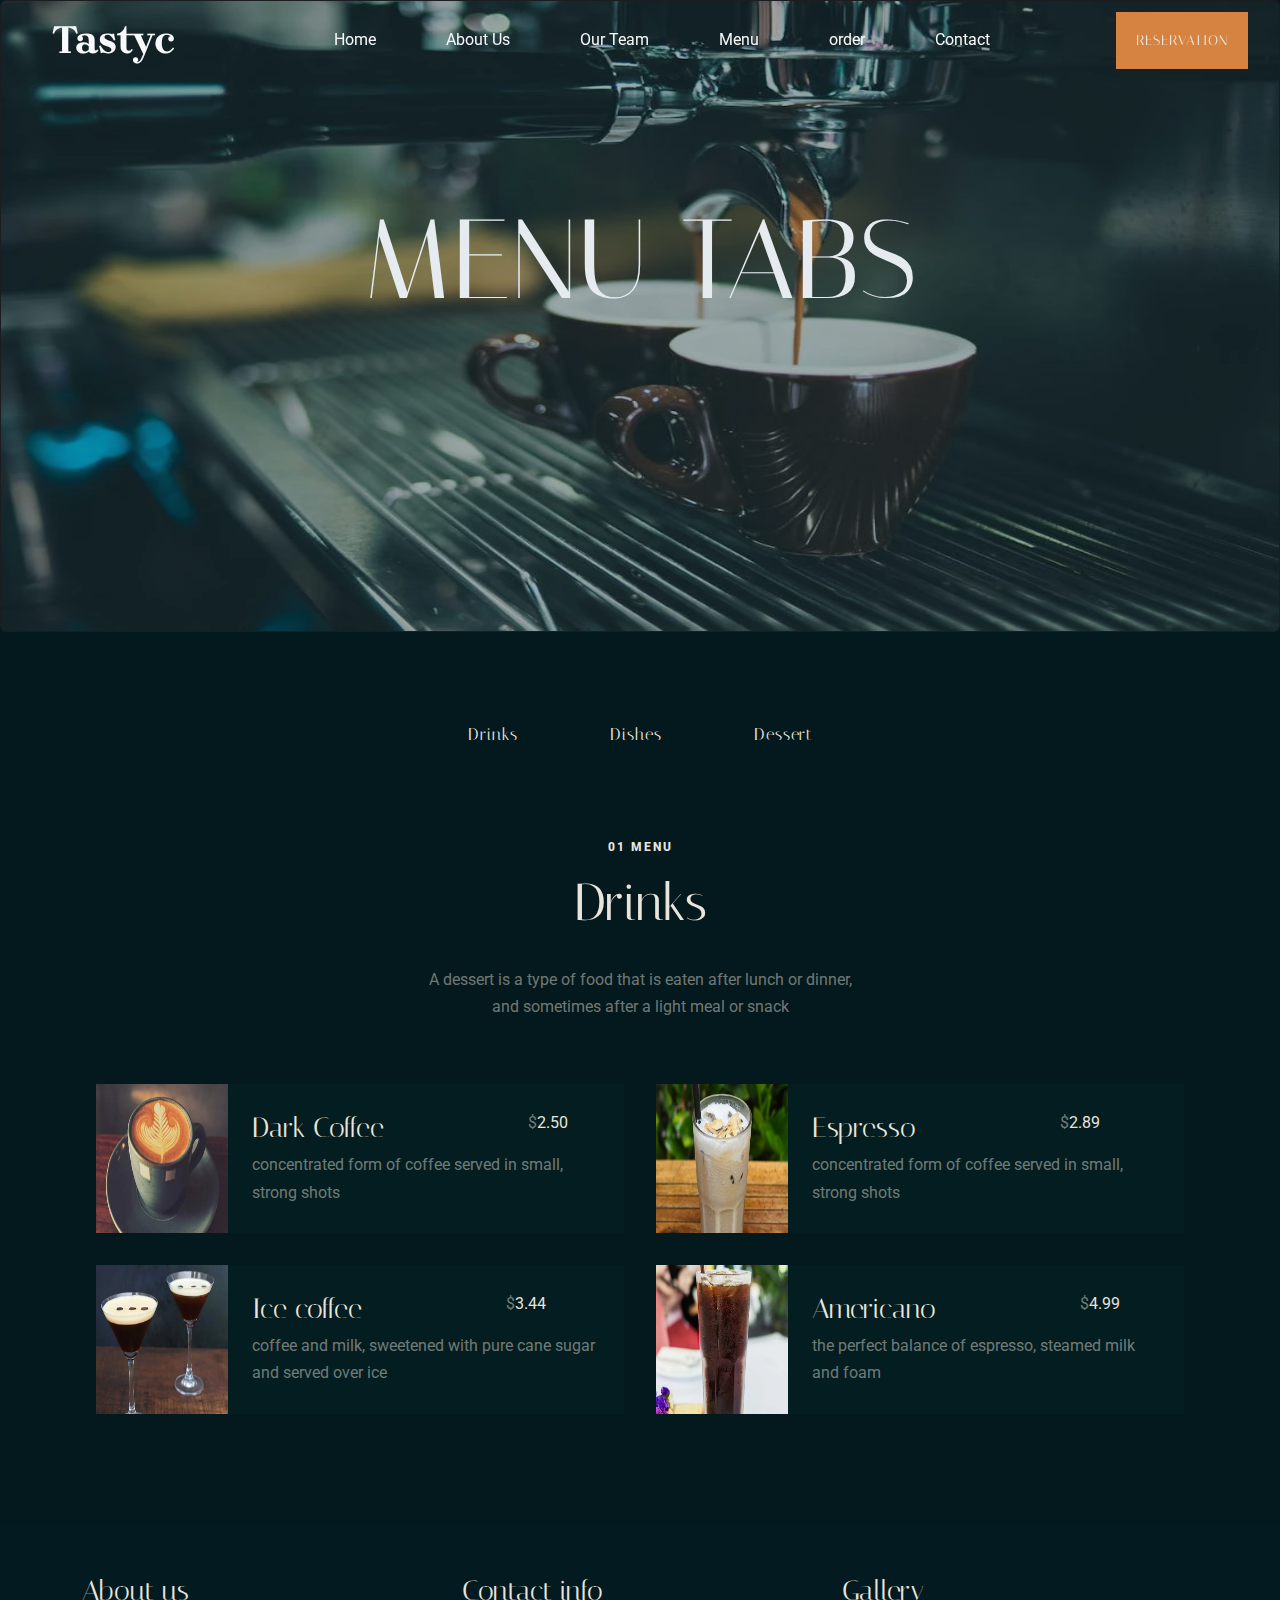
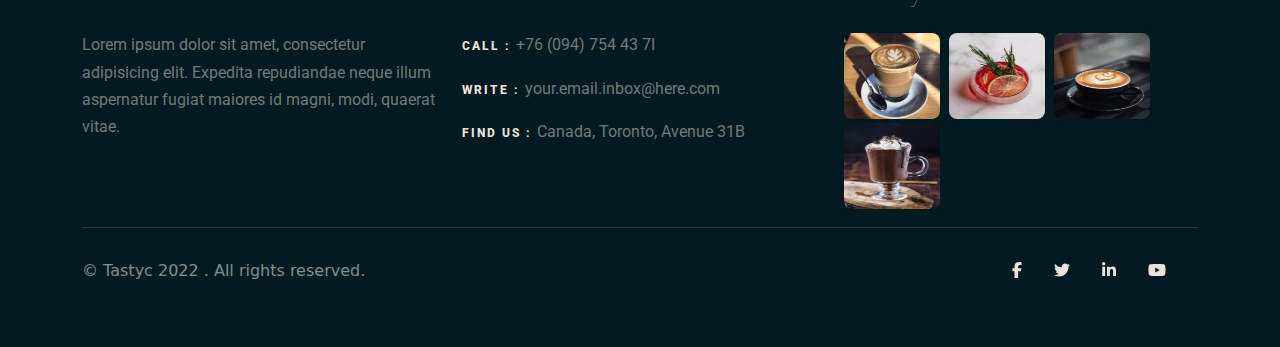
<file: menu2.html>
<!DOCTYPE html>
<html lang="en">

<head>
    <meta charset="UTF-8">
    <meta name="viewport" content="width=>, initial-scale=1.0">
    <link rel="preconnect" href="https://fonts.googleapis.com">
    <link rel="preconnect" href="https://fonts.gstatic.com" crossorigin>
    <link href="https://fonts.googleapis.com/css2?family=Italiana&display=swap" rel="stylesheet">
    <link rel="preconnect" href="https://fonts.googleapis.com">
    <link rel="preconnect" href="https://fonts.gstatic.com" crossorigin>
    <link href="https://fonts.googleapis.com/css2?family=Italiana&family=Roboto:ital,wght@0,100;0,300;0,400;0,500;0,700;0,900;1,100;1,300;1,400;1,500;1,700;1,900&display=swap" rel="stylesheet">
    <link rel="preconnect" href="https://fonts.googleapis.com">
    <link rel="preconnect" href="https://fonts.gstatic.com" crossorigin>
    <link href="https://fonts.googleapis.com/css2?family=Brygada+1918:ital,wght@0,400..700;1,400..700&display=swap" rel="stylesheet">
    <link rel="stylesheet" href="css/menu.css">
    <script src="./js/code.jquery.com_jquery-3.7.0.js"></script>
    <link rel="stylesheet" href="css/bootstrap.min.css" />
    <link rel="stylesheet" href="css/all.min.css" />
    
    <title>menu</title>
    
</head>

<body>
<!-----------  start navbar ------------->
    <header class="header-nav">
        <div class="logo">Tastyc</div>
        <nav>
            <ul>
                <li><a href="index.html" data-target="Home">Home</a></li>
                <li><a href="about.html" data-target="about">About Us</a></li>
                <li><a href="team.html" data-target="our">Our Team</a></li>
                <li><a href="menu2.html" data-target="menu">Menu</a></li>
                <li><a href="order.html" data-target="order">order</a></li>
                <li><a href="contact.html" data-target="contact">Contact</a></li> 
            </ul>
        </nav>
        <div class="nav-btn">
        <a class="bttn" href="order.html">Reservation</a>
        </div>
      </header>
<!-----------  end navbar ------------->
<!-----------  start img ------------->
      <header class="img-sec">
        <div class="card text-bg-dark ">
          <img src="./img/ph4.webp" style=" height: 70vh;" class="card-img" alt="...">
          <div class="card-img-overlay">
          <div class="sub-txt">
         <h1 class="sub-name">MENU TABS</h1>
      </div>
    </div>
   </div>
  </header>
<!-----------  end img ------------->
<!-----------  start product ------------->
    <div class="products">
            <div class="menu-buttons">
                <a id="button1_1" class="menu-btn" href="#" data-target="drinks">Drinks</a>
                <a id="button2_2" class="menu-btn"  href="#" data-target="dishes">Dishes</a>
                <a id="button3_3" class="menu-btn" href="#" data-target="dessert">Dessert</a>
            </div>
        <section id="drinks" class="collection active">
            <p class="menu-num">01 Menu</p>
            <h5 class="menu-type" > Drinks</h5>
            <p class="product-prg"> A dessert is a type of food that is eaten after lunch or dinner,<br> and sometimes
                after a light meal or snack</p>
            <div class="cards-container">
                <div class="card-coff">
                    <img src="img/drink1.webp" class="card-img-top" alt="...">
                    <div class="card-body">
                        <div class="text-section">
                            <div class="lin1">
                               <h5 class="card-title">Dark Coffee</h5>
                               <p class="menu-price"><span>$</span>2.50</p>
                            </div>
                            <p class="card-text"> concentrated form of coffee served in small, strong shots </p>
                        </div>
                        
                    </div>
                </div>
                <div class="card-coff">
                    <img src="img/drink2.webp" class="card-img-top" alt="...">
                    <div class="card-body">
                        <div class="text-section">
                            <div class="lin1">
                               <h5 class="card-title">Espresso </h5>
                               <p class="menu-price"><span>$</span>2.89</p>
                            </div>
                            <p class="card-text">concentrated form of coffee served in small, strong shots </p>
                        </div>
                        
                    </div>
                </div>

                <div class="card-coff">
                    <img src="img/drink3.webp" class="card-img-top" alt="...">
                    <div class="card-body">
                        <div class="text-section">
                            <div class="lin1">
                                <h5 class="card-title">Ice coffee</h5>
                                <p class="menu-price"><span>$</span>3.44</p>
                             </div>
                            <p class="card-text">coffee and milk, sweetened with pure cane sugar and served over ice
                            </p>
                        </div>
                    </div>
                </div>
                <div class="card-coff">
                    <img src="img/drink4.webp" class="card-img-top" alt="...">
                    <div class="card-body">
                        <div class="text-section">
                            <div class="lin1">
                                <h5 class="card-title">Americano</h5>
                                <p class="menu-price"><span>$</span>4.99</p>
                             </div>
                            <p class="card-text">the perfect balance of espresso, steamed milk and foam </p>
                        </div>
                    </div>
                </div>


            </div>
        </section>

        <!-- DISHES -->
        <!-- <hr> -->
        <section id="dishes" class="collection">
            <p class="menu-num">02 Menu</p>
            <h5 class="menu-type">DISHES </h5>
            <p class="product-prg"> Contains antioxidants and other active substances that may<br> reduce internal
                inflammation and protect against disease,</p>
            <div class="cards-container">

                <div class="card-coff">
                    <img src="img/dish1.webp" class="card-img-top" alt="...">
                    <div class="card-body">
                        <div class="text-section">
                            <div class="lin1">
                                <h5 class="card-title">Bacon Eggs</h5>
                                <p class="menu-price"><span>$</span>4.99</p>
                             </div>
                            <p class="card-text">Consectetur adipisicing elit. Soluta, impedit, saepe</p>
                        </div>
                    </div>
                </div>
                <div class="card-coff">
                    <img src="img/dish2.webp" class="card-img-top" alt="...">
                    <div class="card-body">
                        <div class="text-section">
                            <div class="lin1">
                                <h5 class="card-title">Fruit Salad</h5>
                                <p class="menu-price"><span>$</span>3.69</p>
                             </div>
                            <p class="card-text">reprehenderit doloremque voluptate voluptas molestiae et pariatur soluta</p>
                        </div>
                    </div>
                </div>
                <div class="card-coff">
                    <img src="img/dishes3.jpeg" class="card-img-top" alt="...">
                    <div class="card-body">
                        <div class="text-section">
                            <div class="lin1">
                                <h5 class="card-title">Shrimp</h5>
                                <p class="menu-price"><span>$</span>4.5</p>
                             </div>
                            <p class="card-text">elongated body and a primarily swimming mode of locomotion </p>
                        </div>
                    </div>
                </div>
                <div class="card-coff">
                    <img src="img/dishes4.jpg" class="card-img-top" alt="...">
                    <div class="card-body">
                        <div class="text-section">
                            <div class="lin1">
                                <h5 class="card-title">chicken</h5>
                                <p class="menu-price"><span>$</span>4.5</p>
                             </div>
                            <p class="card-text">chicken It is prepared from the tender chicken meat  </p>
                        </div>              
                    </div>
                </div>
            </div>
        </section>
        <!-- DESSERT -->
        <!-- <hr> -->
        <section id="dessert" class="collection">
            <p class="menu-num">03 Menu</p>
            <h5 class="menu-type">Dessert </h5>
            <p class="product-prg"> A dessert is a type of food that is eaten after lunch or dinner,<br> and sometimes
                after a light meal or snack</p>
            <div class="cards-container">

                <div class="card-coff">
                    <img src="img/dessert1.webp" class="card-img-top" alt="...">
                    <div class="card-body">
                        <div class="text-section">
                            <div class="lin1">
                                <h5 class="card-title">Cupcake</h5>
                                <p class="menu-price"><span>$</span>4.9</p>
                             </div>                            
                            <p class="card-text">light and fluffy with a plush crumb a rich cream cheese frosting</p>
                        </div>
                    </div>
                </div>
                <div class="card-coff">
                    <img src="img/dessert2.webp" class="card-img-top" alt="...">
                    <div class="card-body">
                        <div class="text-section">
                            <div class="lin1">
                                <h5 class="card-title">Fruity Cake</h5>
                                <p class="menu-price"><span>$</span>3.5</p>
                             </div> 
                            <p class="card-text">soft, buttery layers of cinnamon and sugar topped with a rich cream
                                cheese frosting
                            </p>
                        </div>
                    </div>
                </div>
                <div class="card-coff">
                    <img src="img/dessert3.webp" class="card-img-top" alt="...">
                    <div class="card-body">
                        <div class="text-section">
                            <div class="lin1">
                                <h5 class="card-title">sweet crepes</h5>
                                <p class="menu-price"><span>$</span>2.5</p>
                             </div> 
                            <p class="card-text"> sweet French crêpes filled with chocolate, a rich cream cheese
                                frostingcream, strawberries </p>
                        </div>
                    </div>
                </div>
                <div class="card-coff">
                    <img src="img/dessert4.webp" class="card-img-top" alt="...">
                    <div class="card-body">
                        <div class="text-section">
                            <div class="lin1">
                                <h5 class="card-title">Waffle</h5>
                                <p class="menu-price"><span>$</span>2.5</p>
                             </div> 
                            <p class="card-text"> crisp on the outside, a rich cream cheese feather
                                inside and so scrumptious </p>
                        </div>
                    </div>
                </div>

            </div>
        </section>

    </div>
<!-----------  end product ------------->
<!------------- start footer ------------->
 <footer class="footer pt-5 pb-5 text-white-50 text-lg-start">
    <div class="container">
      <div class="row justify-content-between">
        <div class="col-md-6 col-lg-4">
          <div class="foot">
            <h4 class="foot-hed mb-4">About us</h4>
            <P class="foot-parg">Lorem ipsum dolor sit amet, consectetur adipisicing elit. Expedita repudiandae neque illum aspernatur fugiat maiores id magni, modi, quaerat vitae.</P>
          </div>                
        </div>
        <div class="col-md-6 col-lg-4">
          <div class="foot">
            <h4 class="foot-hed mb-4">Contact info</h4>
            <p class="foot-parg"><b class="lin">CALL : </b>+76 (094) 754 43 7I</p> 
            <p class="foot-parg"><b class="lin">WRITE :  </b>your.email.inbox@here.com</p> 
            <p class="foot-parg"><b class="lin">FIND US :  </b>Canada, Toronto, Avenue 31B</p>   
          </div>
        </div>
        <div class="col-md-6 col-lg-4">
          <div class="foot">
            <h4 class="foot-hed mb-4">Gallery</h4>
            <img class="img-foot" src="img/foot1.jpg" alt="">
            <img class="img-foot" src="img/foot2.jpg" alt="">
            <img class="img-foot" src="img/foot3.jpg" alt="">
            <img class="img-foot" src="img/foot4.jpg" alt="">
           </div>
        </div>
      </div>
      <hr>
      <div class="copyright">
      <div class="row">
        <div class="col text-left col-lg-6">
          <p>© Tastyc 2022 . All rights reserved.</p>
        </div>
        <div class="col text-right col-lg-6">
          <ul class="imgcont">
            <a href="https://www.instagram.com/" class="lin2">
              <i class="fa-brands fa-facebook-f icon-social"></i> 
            </a>
            <a href="https://www.facebook.com/" class="lin2">
              <i class="fa-brands fa-twitter icon-social"></i>
            </a>
            <a href="https://twitter.com/?lang=ar" class="lin2">
              <i class="fa-brands fa-linkedin-in icon-social"></i>
            </a>
            <a href="https://twitter.com/?lang=ar" class="lin2">
              <i class="fa-brands fa-youtube icon-social"></i>
            </a>
          </ul>
        </div>
      </div>
    </div>
    </div>
</footer>
<!------------- end footer ------------->
    <script src="js/popper.min.js"></script>
    <script src="js/bootstrap.bundle.min.js"></script>
    <script src="js/all.min.js"></script>
    <script src="js/main.js"></script>
    <script src="js/jquery-3.7.1.min.js"></script>
</body>

</html>
</file>
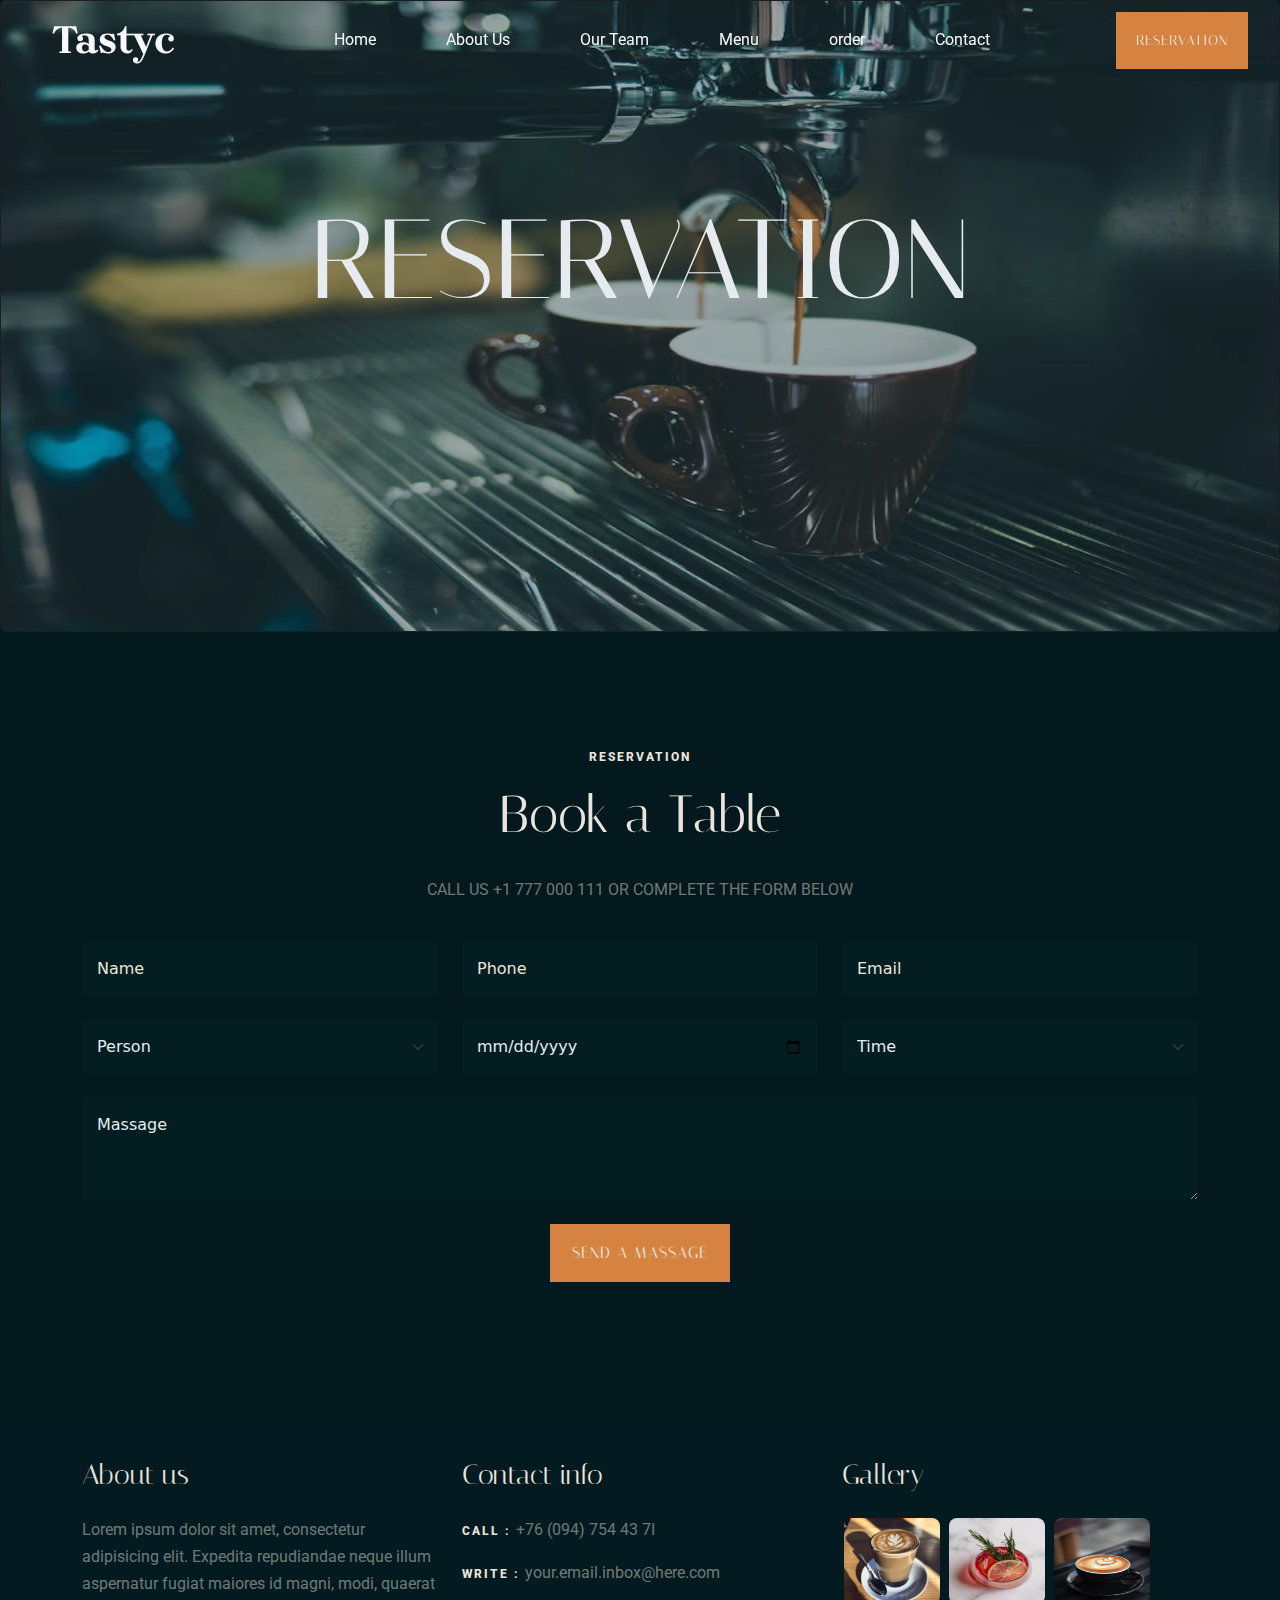
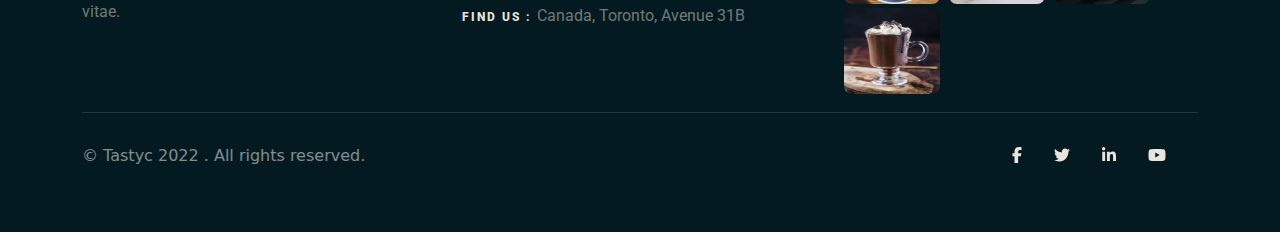
<file: order.html>
<!DOCTYPE html>
<html lang="en">
<head>
    <meta charset="UTF-8">
    <meta name="viewport" content="width=device-width, initial-scale=1.0">
    <link rel="preconnect" href="https://fonts.googleapis.com">
    <link rel="preconnect" href="https://fonts.gstatic.com" crossorigin>
    <link href="https://fonts.googleapis.com/css2?family=Italiana&display=swap" rel="stylesheet">
    <link rel="preconnect" href="https://fonts.googleapis.com">
    <link rel="preconnect" href="https://fonts.gstatic.com" crossorigin>
    <link href="https://fonts.googleapis.com/css2?family=Italiana&family=Roboto:ital,wght@0,100;0,300;0,400;0,500;0,700;0,900;1,100;1,300;1,400;1,500;1,700;1,900&display=swap" rel="stylesheet">
    <link rel="preconnect" href="https://fonts.googleapis.com">
    <link rel="preconnect" href="https://fonts.gstatic.com" crossorigin>
    <link href="https://fonts.googleapis.com/css2?family=Brygada+1918:ital,wght@0,400..700;1,400..700&display=swap" rel="stylesheet">
    <title>order</title>
    <link rel="stylesheet" href="css/bootstrap.min.css" />
    <link rel="stylesheet" href="css/all.min.css" />
    <link rel="stylesheet" href="css/order.css" />
</head>
<body>
<!-----------  start navbar ------------->
    <header class="header-nav">
        <div class="logo">Tastyc</div>
        <nav>
            <ul>
                <li><a href="index.html" data-target="Home">Home</a></li>
                <li><a href="about.html" data-target="about">About Us</a></li>
                <li><a href="team.html" data-target="our">Our Team</a></li>
                <li><a href="menu2.html" data-target="menu">Menu</a></li>
                <li><a href="order.html" data-target="order">order</a></li>
                <li><a href="contact.html" data-target="contact">Contact</a></li> 
            </ul>
        </nav>
        <div class="nav-btn">
        <a class="bttn" href="order.html">Reservation</a>
        </div>
      </header>
<!-----------  end navbar ------------->
<!-----------  start img ------------->
      <header class="img-sec">
        <div class="card text-bg-dark ">
          <img src="./img/ph4.webp" class="card-img" style="height: 70vh;" alt="...">
          <div class="card-img-overlay">
          <div class="sub-txt">
         <h1 class="sub-name">RESERVATION</h1>
      </div>
    </div>
   </div>
  </header>
<!-----------  end img ------------->
<!-----------  start form ------------->
  <section class="order text-center  ">
    <div class="container">
      <div class="form-txt">
        <b class="form-hed">RESERVATION</b>
        <h4 class="form-title">Book a Table</h4>
        <b class="form-prg">CALL US +1 777 000 111 OR COMPLETE THE FORM BELOW</b>
      </div>
    <div class="row justify-content-center my-3 ">
        <div class="col-lg-12">
          <div class="row">
            <div class="col-lg-4">
              <label for="name" class="form-label"></label>
              <input type="text" class="form-control" id="name" placeholder="Name">
            </div>
            <div class="col-lg-4">
               <label for="email" class="form-label "></label>
               <input type="text" class="form-control" id="num" placeholder="Phone">
            </div>
            <div class="col-lg-4">
              <label for="email" class="form-label "></label>
              <input type="email" class="form-control" id="email" placeholder="Email">
            </div>
            <div class="col-lg-4">
              <select  id="select" class="form-select " aria-label="Default select example">
                <option selected >Person</option>
                <option value="1">1 Person</option>
                <option value="2">2 People</option>
                <option value="3">3 People</option>
              </select>
            </div>
            <div class="col-lg-4">
              <label for="name" class="form-label"></label>
              <input type="date" class="form-control" id="name" placeholder="Date">
            </div>
            <div class="col-lg-4">
              <select id="select" class="form-select" aria-label="Default select example">
                <option selected >Time</option>
                <option value="1">10:00 am</option>
                <option value="2">11:00 am</option>
                <option value="3">12:00 pm</option>
              </select>
            </div>
          </div>
           <label for="massage" class="form-label"></label>
           <textarea class="form-control" id="massage" placeholder="Massage" rows="3">Massage</textarea>
            <div class="text-center mb-7">
                <button type="submit" class="btn btn-secondary order-btn">SEND A MASSAGE</button>
            </div>
        </div>
    </div>
           

</div>
 
</section>
<!-----------  start form ------------->
<!------------- start footer ------------->
<footer class="footer pt-5 pb-5 text-white-50 text-lg-start">
    <div class="container">
      <div class="row justify-content-between">
        <div class="col-md-6 col-lg-4">
          <div class="foot">
            <h4 class="foot-hed mb-4">About us</h4>
            <P class="foot-parg">Lorem ipsum dolor sit amet, consectetur adipisicing elit. Expedita repudiandae neque illum aspernatur fugiat maiores id magni, modi, quaerat vitae.</P>
          </div>                
        </div>
        <div class="col-md-6 col-lg-4">
          <div class="foot">
            <h4 class="foot-hed mb-4">Contact info</h4>
            <p class="foot-parg"><b class="lin">CALL : </b>+76 (094) 754 43 7I</p> 
            <p class="foot-parg"><b class="lin">WRITE :  </b>your.email.inbox@here.com</p> 
            <p class="foot-parg"><b class="lin">FIND US :  </b>Canada, Toronto, Avenue 31B</p>   
          </div>
        </div>
        <div class="col-md-6 col-lg-4">
          <div class="foot">
            <h4 class="foot-hed mb-4">Gallery</h4>
            <img class="img-foot" src="img/foot1.jpg" alt="">
            <img class="img-foot" src="img/foot2.jpg" alt="">
            <img class="img-foot" src="img/foot3.jpg" alt="">
            <img class="img-foot" src="img/foot4.jpg" alt="">
           </div>
        </div>
      </div>
      <hr>
      <div class="copyright">
      <div class="row">
        <div class="col text-left col-lg-6">
          <p>© Tastyc 2022 . All rights reserved.</p>
        </div>
        <div class="col text-right col-lg-6">
          <ul class="imgcont">
            <a href="https://www.instagram.com/" class="lin2">
              <i class="fa-brands fa-facebook-f icon-social"></i> 
            </a>
            <a href="https://www.facebook.com/" class="lin2">
              <i class="fa-brands fa-twitter icon-social"></i>
            </a>
            <a href="https://twitter.com/?lang=ar" class="lin2">
              <i class="fa-brands fa-linkedin-in icon-social"></i>
            </a>
            <a href="https://twitter.com/?lang=ar" class="lin2">
              <i class="fa-brands fa-youtube icon-social"></i>
            </a>
          </ul>
        </div>
      </div>
    </div>
    </div>
</footer>
<!------------- end footer ------------->
<script src="js/jquery-3.7.1.min.js"></script>
<script src="js/popper.min.js"></script>
<script src="js/bootstrap.bundle.min.js"></script>
<script src="js/all.min.js"></script>
<script src="js/main.js"></script>
</body>
</html>
</file>
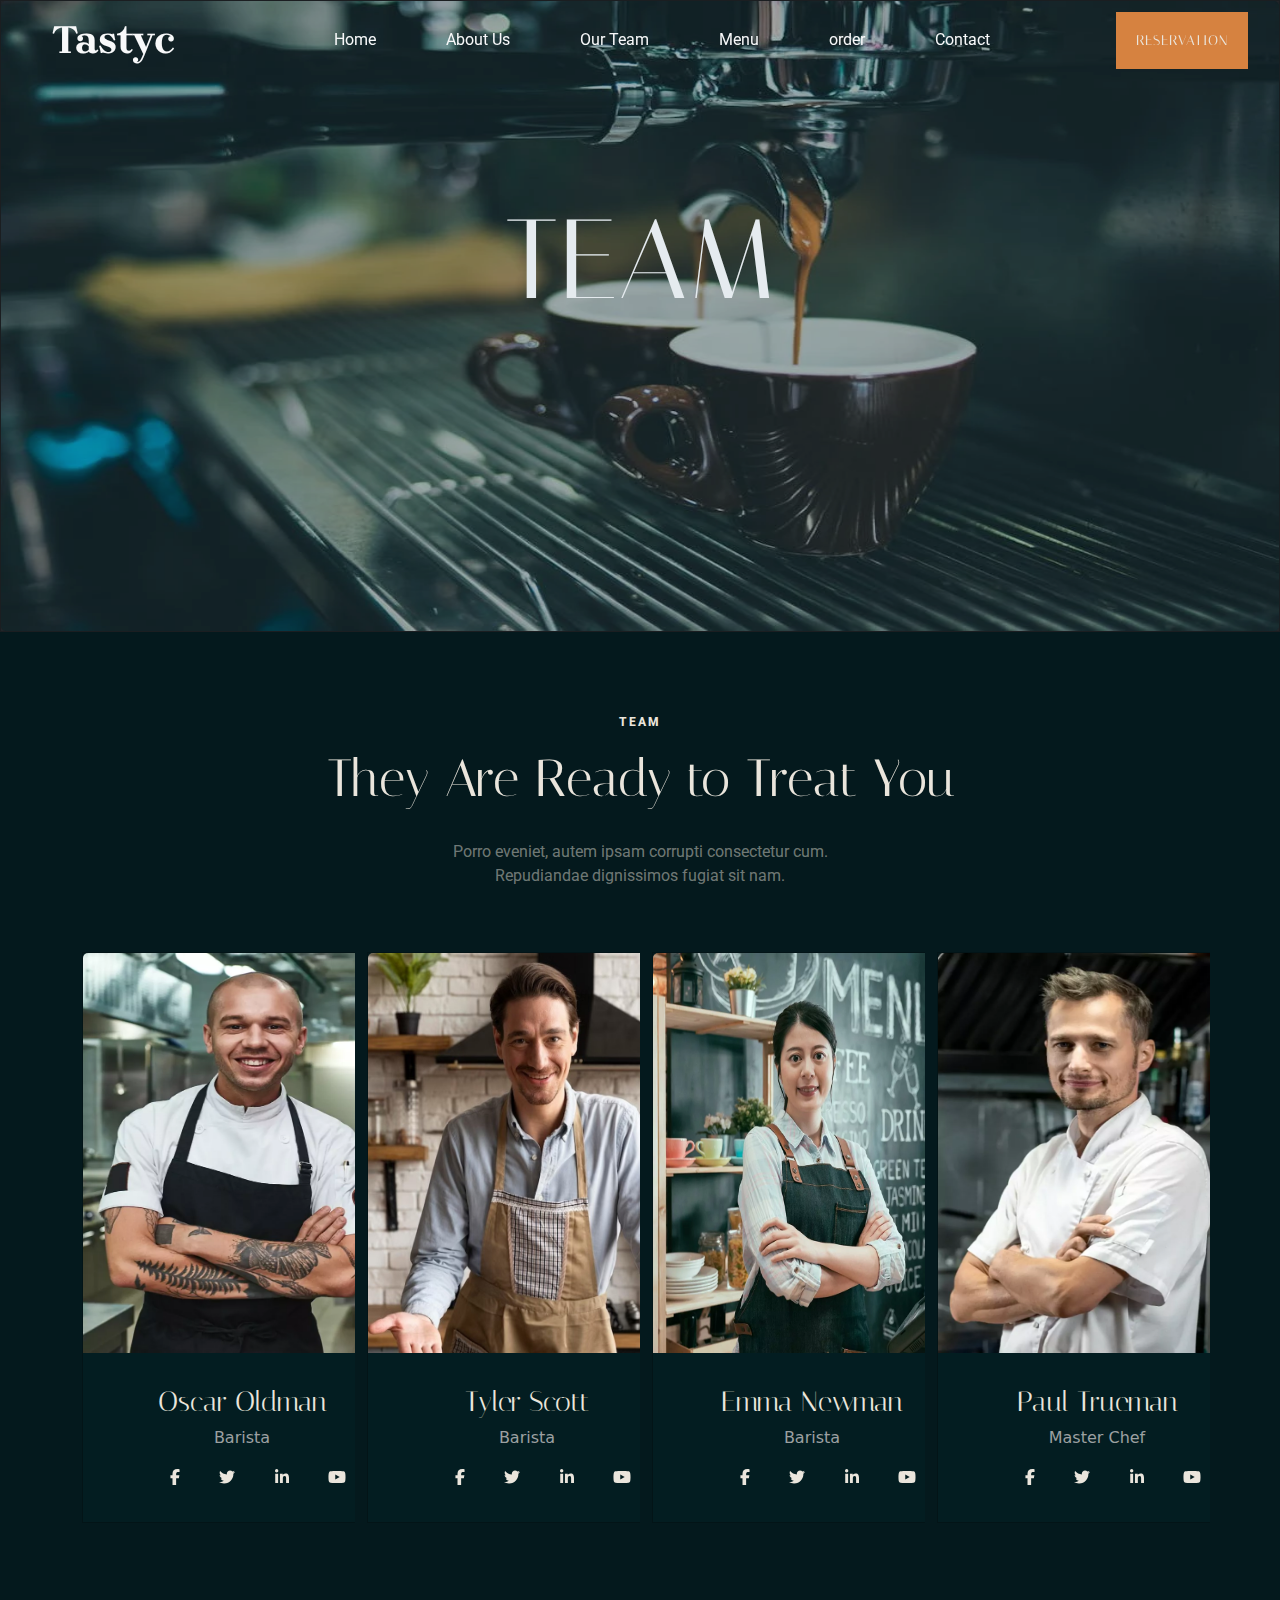
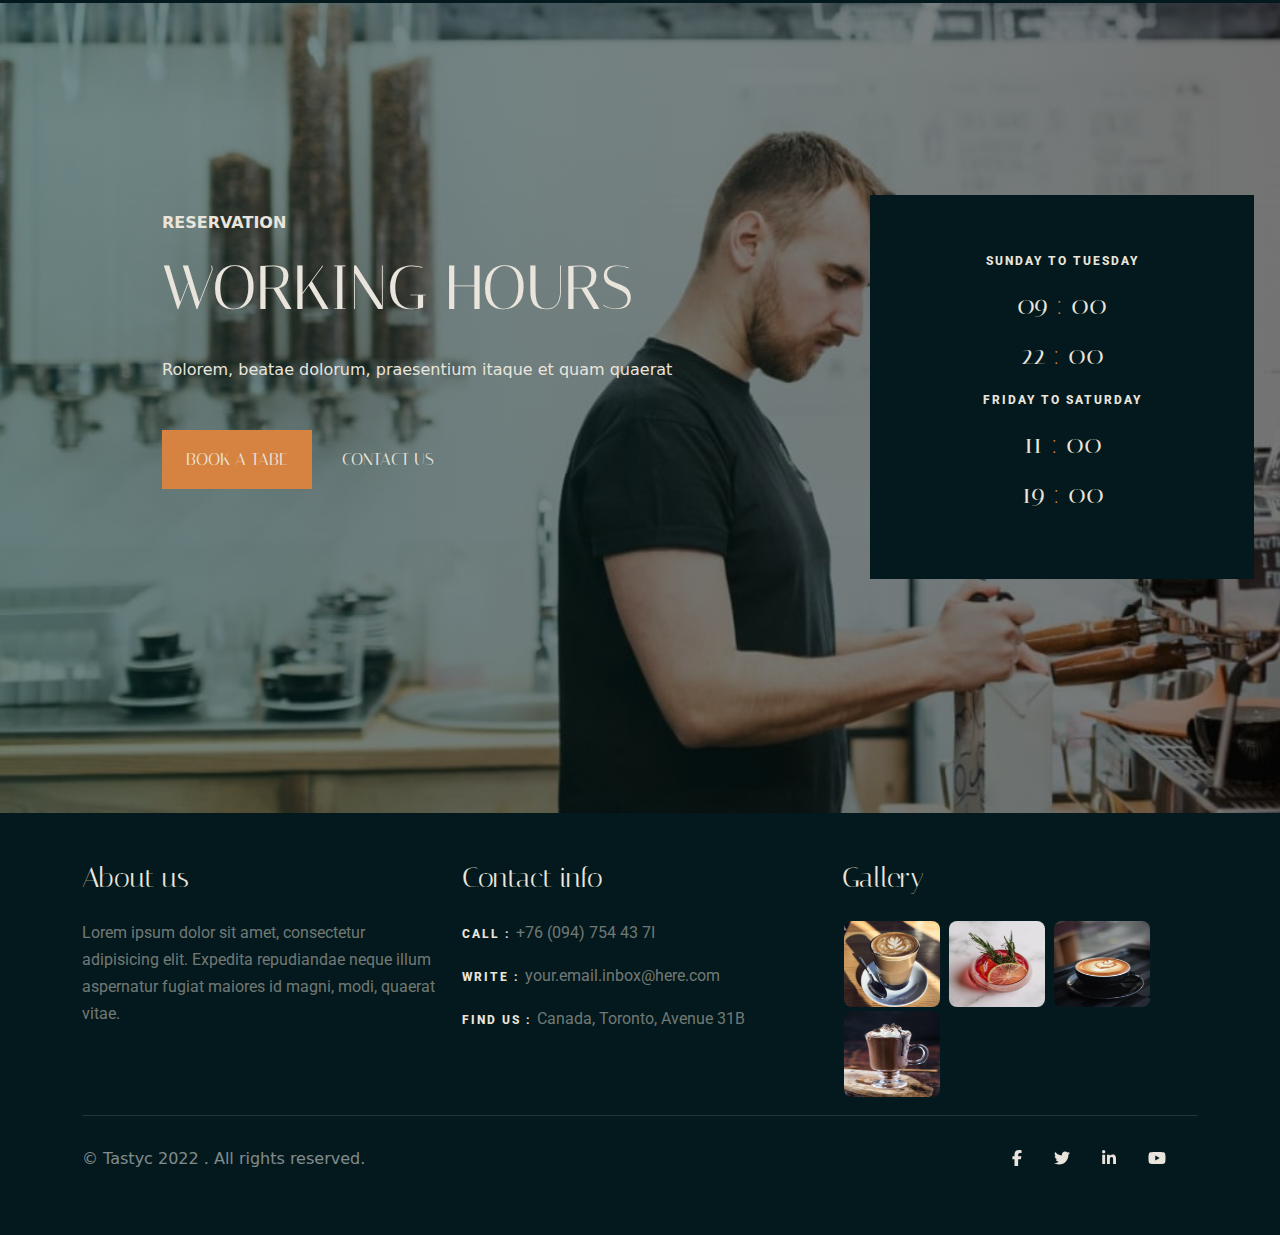
<file: team.html>
<!DOCTYPE html>
<html lang="en">
  <head>
    <meta charset="UTF-8" />
    <meta name="viewport" content="width=device-width, initial-scale=1.0" />
    <link rel="preconnect" href="https://fonts.googleapis.com">
    <link rel="preconnect" href="https://fonts.gstatic.com" crossorigin>
    <link href="https://fonts.googleapis.com/css2?family=Italiana&display=swap" rel="stylesheet">
    <link rel="preconnect" href="https://fonts.googleapis.com">
    <link rel="preconnect" href="https://fonts.gstatic.com" crossorigin>
    <link href="https://fonts.googleapis.com/css2?family=Italiana&family=Roboto:ital,wght@0,100;0,300;0,400;0,500;0,700;0,900;1,100;1,300;1,400;1,500;1,700;1,900&display=swap" rel="stylesheet">
    <link rel="preconnect" href="https://fonts.googleapis.com">
    <link rel="preconnect" href="https://fonts.gstatic.com" crossorigin>
    <link href="https://fonts.googleapis.com/css2?family=Brygada+1918:ital,wght@0,400..700;1,400..700&display=swap" rel="stylesheet">
    <title>team</title>
    <link rel="stylesheet" href="css/bootstrap.min.css" />
    <link rel="stylesheet" href="css/all.min.css" />
    <link rel="stylesheet" href="css/team.css" />
  </head>
  <body>
<!-----------  start navbar ------------->
    <header class="header-nav">
      <div class="logo">Tastyc</div>
      <nav>
          <ul>
              <li><a href="index.html" data-target="Home">Home</a></li>
              <li><a href="about.html" data-target="about">About Us</a></li>
              <li><a href="team.html" data-target="our">Our Team</a></li>
              <li><a href="menu2.html" data-target="menu">Menu</a></li>
              <li><a href="order.html" data-target="order">order</a></li>
              <li><a href="contact.html" data-target="contact">Contact</a></li> 
          </ul>
      </nav>
      <div class="nav-btn">
        <a class="bttn" href="order.html">Reservation</a>
      </div>
    </header>
<!-----------  end navbar ------------->
<!-----------  start img ------------->
    <header>
      <div class="card text-bg-dark ">
        <img src="./img/ph4.webp" class="card-img" style="height: 70vh;" alt="...">
        <div class="card-img-overlay">
        <div class="sub-txt">
       <h1 class="sub-name">TEAM</h1>
    </div>
  </div>
 </div>
</header>
<!-----------  end img -------------->
<!---------- start team ------>
    <section>
        <div class="container ">
            <div class="sec text-center">
            <p class="team-hed">TEAM</p>
            <b class="team-title">They Are Ready to Treat You</b>
            <p class="team-prg">Porro eveniet, autem ipsam corrupti consectetur cum.<br>
                Repudiandae dignissimos fugiat sit nam.</p></div>
                <div class="team text-center"> 
                <div class="row">
                    <div class="card-team col-sm-12 col-md-6 col-lg-3 ">
                        <div class="card " style="width: 20rem;   margin:auto;">
                            <img src="./img/chef1.jpg" class="card-img-top" alt="...">
                            <div class="card-body">
                              <h2 class="card-name">Oscar Oldman</h2>
                              <p class="card-type">Barista</p>
                              <ul class="card-social">
                                <a href="https://www.instagram.com/" class="team-social">
                                  <i class="fa-brands fa-facebook-f icon-social"></i> 
                                </a>
                                <a href="https://www.facebook.com/" class="team-social">
                                  <i class="fa-brands fa-twitter icon-social"></i>
                                </a>
                                <a href="https://twitter.com/?lang=ar" class="team-social">
                                  <i class="fa-brands fa-linkedin-in icon-social"></i>
                                </a>
                                <a href="https://twitter.com/?lang=ar" class="team-social">
                                  <i class="fa-brands fa-youtube icon-social"></i>
                                </a>
                              </ul>
                            </div>
                          </div>
                    </div>
                    <div class="card-team col-sm-12 col-md-6 col-lg-3 ">
                        <div class="card" style="width: 20rem; ">
                            <img src="./img/card3.jpg" class="card-img-top" alt="...">
                            <div class="card-body">
                              <h2 class="card-name">Tyler Scott</h2>
                              <p class="card-type">Barista</p>
                              <ul class="card-social">
                                <a href="https://www.instagram.com/" class="team-social">
                                  <i class="fa-brands fa-facebook-f icon-social"></i> 
                                </a>
                                <a href="https://www.facebook.com/" class="team-social">
                                  <i class="fa-brands fa-twitter icon-social"></i>
                                </a>
                                <a href="https://twitter.com/?lang=ar" class="team-social">
                                  <i class="fa-brands fa-linkedin-in icon-social"></i>
                                </a>
                                <a href="https://twitter.com/?lang=ar" class="team-social">
                                  <i class="fa-brands fa-youtube icon-social"></i>
                                </a>
                              </ul>
                            </div>
                          </div>
                    </div>
                    <div class="card-team col-sm-12 col-md-6 col-lg-3 ">
                        <div class="card" style="width: 20rem ;  ">
                            <img src="./img/chef3.jpg" class="card-img-top" alt="...">
                            <div class="card-body">
                              <h2 class="card-name">Emma Newman</h2>
                              <p class="card-type">Barista</p>
                              <ul class="card-social">
                                <a href="https://www.instagram.com/" class="team-social">
                                  <i class="fa-brands fa-facebook-f icon-social"></i> 
                                </a>
                                <a href="https://www.facebook.com/" class="team-social">
                                  <i class="fa-brands fa-twitter icon-social"></i>
                                </a>
                                <a href="https://twitter.com/?lang=ar" class="team-social">
                                  <i class="fa-brands fa-linkedin-in icon-social"></i>
                                </a>
                                <a href="https://twitter.com/?lang=ar" class="team-social">
                                  <i class="fa-brands fa-youtube icon-social"></i>
                                </a>
                              </ul>
                            </div>
                          </div>
                         
                    </div>
                    <div class="card-team col-sm-12 col-md-6 col-lg-3 ">
    <div class="card" style="width: 20rem; ">
        <img src="./img/chef4.jpg" class="card-img-top" alt="...">
        <div class="card-body">
          <h2 class="card-name">Paul Trueman</h2>
          <p class="card-type">Master Chef</p>
          <ul class="card-social">
            <a href="https://www.instagram.com/" class="team-social">
              <i class="fa-brands fa-facebook-f icon-social"></i> 
            </a>
            <a href="https://www.facebook.com/" class="team-social">
              <i class="fa-brands fa-twitter icon-social"></i>
            </a>
            <a href="https://twitter.com/?lang=ar" class="team-social">
              <i class="fa-brands fa-linkedin-in icon-social"></i>
            </a>
            <a href="https://twitter.com/?lang=ar" class="team-social">
              <i class="fa-brands fa-youtube icon-social"></i>
            </a>
          </ul>
        </div>
      
</div>
                   </div>
</div>
</div>
</section> 
<!--------- End Team ----------------->
<!--------- start work ----------------->
<section class="work">
  <div class="container-fluid ">
    <div class="container">
  <div class="row">
    <div class="txt-left col-md-6 col-lg-6">
    <b>RESERVATION</b>
    <h2 class="work-title">WORKING HOURS</h2>
    <p>Rolorem, beatae dolorum, praesentium itaque et quam quaerat</p>
    <div class="work-btn">
    <button type="button" class="work-btn1">BOOK A TABE</button>
    <button type="button" class="work-btn2">CONTACT US</button>
     
    </div>
  </div>
  <div class="txt-right  ">
    <b class="work1-title">SUNDAY TO TUESDAY</b>
    <p class="work1-num">09 <span>:</span> 00</p>
    <p class="work2-num">22 <span>:</span> 00</p>
    <b  class="work1-title">FRIDAY TO SATURDAY</b>
    <p class="work1-num">11 <span>:</span> 00</p>
    <p class="work2-num">19 <span>:</span> 00</p>
   </div>
</div>
</div>
</section>
<!--------- end work ----------------->
<!------------- start footer ------------->
<footer class="footer pt-5 pb-5 text-white-50 text-lg-start">
  <div class="container">
    <div class="row justify-content-between">
      <div class="col-md-6 col-lg-4">
        <div class="foot">
          <h4 class="foot-hed mb-4">About us</h4>
          <P class="foot-parg">Lorem ipsum dolor sit amet, consectetur adipisicing elit. Expedita repudiandae neque illum aspernatur fugiat maiores id magni, modi, quaerat vitae.</P>
        </div>                
      </div>
      <div class="col-md-6 col-lg-4">
        <div class="foot">
          <h4 class="foot-hed mb-4">Contact info</h4>
          <p class="foot-parg"><b class="lin">CALL : </b>+76 (094) 754 43 7I</p> 
          <p class="foot-parg"><b class="lin">WRITE :  </b>your.email.inbox@here.com</p> 
          <p class="foot-parg"><b class="lin">FIND US :  </b>Canada, Toronto, Avenue 31B</p>   
        </div>
      </div>
      <div class="col-md-6 col-lg-4">
        <div class="foot">
          <h4 class="foot-hed mb-4">Gallery</h4>
          <img class="img-foot" src="img/foot1.jpg" alt="">
          <img class="img-foot" src="img/foot2.jpg" alt="">
          <img class="img-foot" src="img/foot3.jpg" alt="">
          <img class="img-foot" src="img/foot4.jpg" alt="">
         </div>
      </div>
    </div>
    <hr>
    <div class="copyright">
    <div class="row">
      <div class="col text-left col-lg-6">
        <p>© Tastyc 2022 . All rights reserved.</p>
      </div>
      <div class="col text-right col-lg-6">
        <ul class="imgcont">
          <a href="https://www.instagram.com/" class="lin2">
            <i class="fa-brands fa-facebook-f icon-social"></i> 
          </a>
          <a href="https://www.facebook.com/" class="lin2">
            <i class="fa-brands fa-twitter icon-social"></i>
          </a>
          <a href="https://twitter.com/?lang=ar" class="lin2">
            <i class="fa-brands fa-linkedin-in icon-social"></i>
          </a>
          <a href="https://twitter.com/?lang=ar" class="lin2">
            <i class="fa-brands fa-youtube icon-social"></i>
          </a>
        </ul>
      </div>
    </div>
  </div>
  </div>
</footer>
<!------------- end footer ------------->
    <script src="js/jquery-3.7.1.min.js"></script>
    <script src="js/popper.min.js"></script>
    <script src="js/bootstrap.bundle.min.js"></script>
    <script src="js/all.min.js"></script>
    <script src="js/main.js"></script>
  </body>
</html>
</file>
<file: css/coffe.css>
* {
  margin: 0;
  padding: 0;
  box-sizing: border-box;
  text-decoration: none;
}
body {
  font-family: "Roboto";
  margin: 0;
  background-color: #04191d;
}
.italiana-regular {
  font-family: "Italiana", sans-serif;
  font-weight: 400;
  font-style: normal;
}
/*********** start navbar ************/
.header-nav {
  width: 100%;
  position: fixed;
  z-index: 60;
  padding: 0 2rem;
  display: flex;
  justify-content: space-between;
  height: 80px;
  line-height: 80px;
  font-weight: bold;
  transition: 500ms ease-in-out;
  -webkit-transition: 500ms ease-in-out;
  -moz-transition: 500ms ease-in-out;
  -ms-transition: 500ms ease-in-out;
  -o-transition: 500ms ease-in-out;
}
.logo {
  padding: 0;
  color: #f8f9fa;
  font-size: 40px;
  margin-left: 20px;
  font-weight: 800;
  font-family: "Brygada 1918", serif;
}
nav ul {
  display: flex;
  text-decoration: none;
  margin: 0;
}
nav ul li {
  list-style: none;
}
nav ul li a {
  font-family: "Roboto";
  line-height: 1.7;
  color: #f8f9fa;
  font-size: 1rem;
  padding: 35px;
  text-decoration: none;
  position: relative;
  font-weight: 400;
  font-size: 16px;
}
.header-nav li a:hover {
  color: #d68240;
}

.bttn {
  margin-top: 20px;
  padding: 20px;
  border: none;
  border-radius: 0px;
  font-size: 1rem;
  cursor: pointer;
  border-radius: 4px;
  background-color: #d68240;
  text-decoration: none;
  color: #eae5dc;
  letter-spacing: 1px;
  font-weight: 400;
  font-size: 14px;
  font-family: "Italiana";
  transition: all 0.3s ease;
  text-transform: uppercase;
  -webkit-border-radius: 0px;
  -moz-border-radius: 0px;
  -ms-border-radius: 0px;
  -o-border-radius: 0px;
}
.bttn {
  height: 60px;
  line-height: calc(60px - 2px);
}
.action a {
  text-decoration: none;
  color: #f8f9fa;
}
.navbar-color {
  background-color: #04191d;
}
/*********** end navbar ************/
/*********** start custom scrollbar  ************/
::-webkit-scrollbar {
  width: 6px;
}
::-webkit-scrollbar-track {
  background: #04191d;
}
::-webkit-scrollbar-thumb {
  background: #d68240;
  border-radius: 10px;
  -webkit-border-radius: 10px;
  -moz-border-radius: 10px;
  -ms-border-radius: 10px;
  -o-border-radius: 10px;
}
/*********** end custom scrollbar  ************/
/*********** start slider *********************/
.sli-img {
  height: 100vh;
}
.sli-txt {
  z-index: 50;
}
.carousel-caption {
  margin-bottom: 11rem;
}
.sli-hed {
  font-family: "Roboto";
  font-size: 12px;
  letter-spacing: 2px;
  font-weight: 800;
  z-index: 40;
}
.sli-title {
  margin-top: 1.5rem;
  font-family: "Italiana", sans-serif;
  font-weight: 400;
  font-size: 100px;
  font-style: normal;
}
.sli-btn {
  font-family: "Italiana", sans-serif;
  margin-top: 2rem;
  z-index: 5;
}
.sli-btn1 {
  font-family: "Italiana", sans-serif;
  background-color: transparent;
  border: #eae5dc solid 2px;
  padding: 20px;
  color: #eae5dc;
  font-size: 15px;
}
.overlay {
  position: absolute;
  width: 100%;
  height: 100%;
  left: 0;
  top: 0;
  background-color: rgba(12, 48, 54, 0.355);
}

.sli-btn2 {
  background-color: transparent;
  font-size: 15px;
  padding: 20px;
  color: #eae5dc;
  border: none;
}
/*********** end slider *********************/
/*********** start About **************************/
.about .txt1 {
  position: relative;
  padding-right: 4%;
  padding-left: 12%;
  padding-top: 10%;
  padding-bottom: 60px;
  display: flex;
  flex-direction: column;
  justify-content: center;
  width: 50%;
  height: auto;
}
.about .about-hed {
  position: relative;
  font-family: "Roboto";
  font-size: 12px;
  letter-spacing: 2px;
  font-weight: 800;
  color: #eae5dc;
}
.about .about-title {
  padding-bottom: 20px;
  color: #eae5dc;
  font-size: 52px;
  font-family: "Italiana";
  font-weight: 400;
  line-height: 1.2;
}
.about .about-prg {
  color: #eae5dc7a;
  font-weight: 400;
  line-height: 1.7;
  font-size: 16px;
  font-family: "Roboto";
}
.about .about-btn {
  margin-top: 1rem;
  padding: 18px;
  background-color: #d68240;
  color: #eae5dc;
  letter-spacing: 1px;
  font-weight: 400;
  font-size: 16px;
  border: 2px solid #d68240;
  font-family: "Italiana";
  width: 150px;
  left: 100px;
}
.img-about {
  min-height: 37rem;
  max-width: 90%;
  margin-top: 4rem;
}
/********* end About *************************/
/*********** start menu **************************/
.menu1 .txt2 {
  position: relative;
  padding-right: 10%;
  padding-left: 6%;
  display: flex;
  flex-direction: column;
  justify-content: center;
  width: 50%;
  height: auto;
}
.menu1 .menu-img {
  min-height: 37rem;
  max-width: 90%;
  margin-left: 5.5rem;
}
.menu1 .menu-hed {
  position: relative;
  font-family: "Roboto";
  font-size: 12px;
  letter-spacing: 2px;
  font-weight: 800;
  color: #eae5dc;
}
.menu1 .menu-title {
  padding-top: 1rem;
  padding-bottom: 30px;
  color: #eae5dc;
  font-size: 52px;
  font-family: "Italiana";
  font-weight: 400;
  line-height: 1.2;
}
.menu1 .menu-prg {
  color: #eae5dc7a;
  font-weight: 400;
  line-height: 1.7;
  font-size: 16px;
  font-family: "Roboto";
}
.menu1 .menu-btn {
  padding: 18px;
  margin-top: 1rem;
  background-color: #d68240;
  color: #eae5dc;
  letter-spacing: 1px;
  font-weight: 400;
  font-size: 16px;
  border: 2px solid #d68240;
  font-family: "Italiana";
  width: 150px;
  left: 100px;
}
/*********** endt menu **************************/
/************ start team ********************/
.team1 .txt3 {
  position: relative;
  padding-right: 4%;
  padding-left: 12%;
  padding-top: 7%px;
  display: flex;
  flex-direction: column;
  justify-content: center;
  width: 50%;
  height: auto;
}
.team1 .team1-img {
  min-height: 37rem;
  max-width: 90%;
}
.team1 .team1-hed {
  position: relative;
  font-family: "Roboto";
  font-size: 12px;
  letter-spacing: 2px;
  font-weight: 800;
  color: #eae5dc;
}
.team1 .team1-title {
  margin-top: 1rem;
  color: #eae5dc;
  font-size: 52px;
  font-family: "Italiana";
  font-weight: 400;
  line-height: 1.2;
}
.team1 .team1-prg {
  color: #eae5dc7a;
  font-weight: 400;
  line-height: 1.7;
  font-size: 16px;
  font-family: "Roboto";
  margin-top: 1rem;
}
.team1 .team1-btn {
  padding: 18px;
  margin-top: 1rem;
  background-color: #d68240;
  color: #eae5dc;
  letter-spacing: 1px;
  font-weight: 400;
  font-size: 16px;
  border: 2px solid #d68240;
  font-family: "Italiana";
  width: 170px;
  left: 100px;
}
/************ end team ********************/
/*********** start feature ************/
.feat-txt {
  text-align: center;
  margin-top: 7rem;
}
.feat-hed {
  font-family: "Roboto";
  color: #eae5dc;
  font-size: 12px;
  letter-spacing: 2px;
  font-weight: 800;
  line-height: 1.7;
}
.feat-title {
  font-family: "Italiana";
  color: #eae5dc;
  text-transform: unset;
  font-weight: 400;
  font-size: 52px;
  line-height: 1.2;
  margin-top: 1rem;
  margin-bottom: 2rem;
}
.feat-prg {
  font-family: "Roboto";
  font-size: 16px;
  font-weight: 400;
  color: #eae5dc7a;
}
.cof-img {
  color: white;
}
.feat-title1 {
  color: #eae5dc;
  font-size: 28px;
  font-family: "Italiana";
  font-weight: 400;
  line-height: 1.2;
  margin-top: 1.8rem;
  margin-bottom: 2rem;
}
.feat-prg1 {
  color: #eae5dc7a;
  font-weight: 400;
  line-height: 1.5;
  font-size: 16px;
  font-family: "Roboto";
  margin-bottom: 3rem;
}

.icon-feature {
  width: 50px;
  height: 50px;
  color: #e2dcd1de;
  margin-top: 4rem;
}
/*********** end feature ************/
/*********** start work ************/
.container-fluid {
  background-size: cover;
  background-repeat: no-repeat;
  background-image: linear-gradient(
      to right,
      rgba(0, 46, 46, 0.541),
      rgba(0, 0, 0, 0.5)
    ),
    url(../img/work.jpg);
  height: 90vh;
  width: 100%;
}
.work {
  margin-top: 7rem;
}
.work .txt-left {
  margin-top: 13rem;
  margin-left: 5rem;
  position: absolute;
  color: #eae5dc;
}
.work-title {
  font-size: 3rem;
  margin-top: 1rem;
  margin-bottom: 2rem;
  color: #eae5dc;
  font-size: 62px;
  font-family: "Italiana";
  font-weight: 400;
  line-height: 1.2;
}
.work-hed {
  font-family: "Roboto";
  font-size: 12px;
  letter-spacing: 2px;
  font-weight: 800;
}
.work-prg {
  color: #d3cfc6;
  font-weight: 400;
  line-height: 1.7;
  font-size: 16px;
  font-family: "Roboto";
}
.work-btn1 {
  background-color: #d68240;
  color: #eae5dc;
  padding: 10px;
  font-size: 15px;
  border: 2px solid #d68240;
  padding: 15px;
  width: 150px;
  left: 100px;
  margin-top: 2rem;
  margin-right: 10px;
  font-family: "Italiana", sans-serif;
}
.work-btn2 {
  color: #eae5dc;
  padding: 10px;
  font-size: 15px;
  padding: 15px;
  border: hidden;
  background-color: transparent;
  left: 100px;
  margin-top: 2rem;
  margin-right: 11px;
  font-family: "Italiana", sans-serif;
}
.txt-right {
  font-family: "Roboto";
  position: absolute;
  margin-top: 10rem;
  margin-left: 50rem;
  width: 24rem;
  height: 25rem;
  background-color: #04191d;
  border: #04191d solid 5px;
  overflow: hidden;
  color: #eae5dc;
  margin-left: 50rem;
  padding: 3rem 0rem 2rem 0rem;
  text-align: center;
}
span {
  color: #d68240;
  font-size: 45px;
  font-family: "Italiana";
  font-weight: 400;
}
.work1-num {
  font-size: 20px;
  font-size: 28px;
  font-family: "Italiana";
  font-weight: 400;
  line-height: 1.2;
}
.work2-num {
  font-size: 20px;
  font-size: 28px;
  font-family: "Italiana";
  font-weight: 400;
  line-height: 1.2;
  margin-top: -1rem;
}
.work1-title {
  font-size: 20px;
  margin-bottom: -2rem;
  font-size: 12px;
  font-weight: 800;
  letter-spacing: 2px;
  line-height: 1.7;
}
/*********** end work ************/
/*********** start counter ************/
.cont-card {
  margin-top: 6rem;
  margin-bottom: 6rem;
}
.num {
  color: #eae5dc;
  font-size: 52px;
  font-family: "Italiana";
  font-weight: 400;
  line-height: 1.2;
}
.cont-name {
  font-size: 12px;
  color: #eae5dc;
  font-weight: 800;
  letter-spacing: 2px;
  font-family: "Roboto";
  margin-top: 1.6rem;
}
section {
  display: flex;
  justify-content: center;
  align-items: center;
}
.nums {
  margin-top: 5rem;
  margin-bottom: 5rem;
}

.nums .num {
  flex: 1;
  text-align: center;
  font-size: 40px;
  padding: 20px;
}
/*********** ens counter ************/
/*********** start supscribe ************/
.card-img-overlay {
  position: absolute;

  left: 0;
  top: 0;
  background-color: rgba(12, 48, 54, 0.355);
}
.card-img {
  height: 60vh;
}
.sub-txt {
  margin-left: 12rem;
}
.sub-hed {
  margin-top: 3rem;
  font-family: "Roboto";
  font-size: 12px;
  letter-spacing: 2px;
  font-weight: 800;
  z-index: 40;
}
Input[type="email"]::-webkit-input-placeholder {
  color: #eae5dc7a;
  font-weight: 400;
  line-height: 1.5;
  font-size: 16px;
  font-family: "Roboto";
}

.sub-title {
  margin-top: 1rem;
  color: #eae5dc;
  font-size: 62px;
  font-family: "Italiana";
  font-weight: 400;
  line-height: 1.2;
}
.sub-prg {
  margin-top: 2rem;
  color: #d3cfc6;
  font-weight: 400;
  line-height: 1.7;
  font-size: 16px;
  font-family: "Roboto";
}
.sub-input {
  display: flex;
  gap: 1rem;
}
.form-control {
  width: 25%;
  height: 60px;
  border: #04191d;
  border-radius: 0px;
  background-color: #04191d;
  margin-left: 12rem;
  color: white;
}
.sub-btn {
  background-color: #d68240;
  color: #eae5dc;
  padding: 10px;
  font-size: 16px;
  border: 2px solid #d68240;
  font-family: "Italiana";
  padding: 15px;
  width: 150px;
  left: 100px;
}
.sub-input {
  margin-top: 2rem;
}
input::placeholder {
  color: red;
}
input {
  color: #d68240;
}
/*********** end supscribe ************/
/*********** start footer ************/
.footer {
  background-color: rgb(3, 27, 32);
}
.footercss {
  padding: -10px;
}
.foot-hed {
  font-family: "Italiana";
  font-weight: 400;
  font-size: 28px;
  line-height: 1.2;
  color: #eae5dc;
}
.lin {
  font-family: "Roboto";
  font-size: 12px;
  letter-spacing: 2px;
  font-weight: 800;
  color: #eae5dc;
}
.foot-parg {
  line-height: 1.7;
  font-size: 16px;
  font-weight: 400;
  font-family: "Roboto";
  color: #eae5dc7a;
}

.img-foot {
  width: 100px;
  height: 90px;
  border-radius: 10px;
  border: #031b20 solid 2px;
  transition: 0.5s;
}

.icon-social {
  color: #eae5dc;
  transition: 0.5s;
  text-decoration: none;
}
.icon-social:hover {
  transition: 0.5s;
  color: #d68240;
}

.copyright {
  padding-top: 15px;
}
.imgcont .lin2 i {
  margin-left: 5px;
}
.imgcont {
  padding-left: 60%;
  justify-content: space-evenly;
  display: flex;
}
/*********** end footer ************/
</file>
<file: css/about.css>
* {
  margin: 0;
  padding: 0;
  box-sizing: border-box;
  text-decoration: none;
}
body {
  margin: 0;
  background-color: #04191d;
}
/*********** start navbar ************/
.header-nav {
  width: 100%;
  position: fixed;
  z-index: 60;
  padding: 0 2rem;
  margin-top: 0%;
  display: flex;
  justify-content: space-between;
  height: 80px;
  line-height: 80px;
  font-weight: bold;
  transition: 500ms ease-in-out;
  -webkit-transition: 500ms ease-in-out;
  -moz-transition: 500ms ease-in-out;
  -ms-transition: 500ms ease-in-out;
  -o-transition: 500ms ease-in-out;
}
.logo {
  padding: 0;
  color: #f8f9fa;
  font-size: 40px;
  margin-left: 20px;
  font-weight: 800;
  font-family: "Brygada 1918", serif;
}
nav ul {
  display: flex;
  text-decoration: none;
  margin: 0;
}
nav ul li {
  list-style: none;
}
nav ul li a {
  font-family: "Roboto";
  line-height: 1.7;
  color: #f8f9fa;
  font-size: 1rem;
  padding: 35px;
  text-decoration: none;
  position: relative;
  font-weight: 400;
  font-size: 16px;
}
.header-nav li a:hover {
  color: #d68240;
}

.bttn {
  margin-top: 20px;
  padding: 20px;
  border: none;
  border-radius: 0px;
  font-size: 1rem;
  cursor: pointer;
  border-radius: 4px;
  background-color: #d68240;
  text-decoration: none;
  color: #eae5dc;
  letter-spacing: 1px;
  font-weight: 400;
  font-size: 14px;
  font-family: "Italiana";
  transition: all 0.3s ease;
  text-transform: uppercase;
  -webkit-border-radius: 0px;
  -moz-border-radius: 0px;
  -ms-border-radius: 0px;
  -o-border-radius: 0px;
}
.bttn {
  height: 60px;
  line-height: calc(60px - 2px);
}
.action a {
  text-decoration: none;
  color: #f8f9fa;
}
.navbar-color {
  background-color: #031d21;
}
/*********** end navbar ************/
/*********** start custom scrollbar  ************/
::-webkit-scrollbar {
  width: 6px;
}
::-webkit-scrollbar-track {
  background: #04191d;
}
::-webkit-scrollbar-thumb {
  background: #d68240;
  border-radius: 10px;
  -webkit-border-radius: 10px;
  -moz-border-radius: 10px;
  -ms-border-radius: 10px;
  -o-border-radius: 10px;
}
/*********** end custom scrollbar  ************/
/*********** start img ************/
.sec {
  text-align: center;
  color: #eae5dc;
}
.card-img-overlay {
  position: absolute;
  left: 0;
  top: 0;
  background-color: rgba(12, 48, 54, 0.355);
}

.sub-txt {
  margin-top: 11rem;
  text-align: center;
}
.sub-name {
  font-family: "Italiana";
  color: #e5ebef;
  font-weight: 400;
  font-size: 112px;
  line-height: 1.2;
  margin-bottom: 5rem;
}
/*********** end img ************/
/*********** start about ************/
.about1 {
  margin-top: 4rem;
}
.about1-hed {
  font-family: "Roboto";
  color: #eae5dc;
  font-size: 12px;
  letter-spacing: 2px;
  font-weight: 800;
  line-height: 1.7;
}
.about1-title {
  color: #eae5dc;
  font-size: 52px;
  font-family: "Italiana";
  font-weight: 400;
  line-height: 1.2;
}
.about1-prg {
  font-family: "Roboto";
  font-size: 16px;
  font-weight: 400;
  color: #eae5dc7a;
  margin-top: 1.4rem;
  margin-bottom: 4rem;
}
/*********** end about ************/
/*********** start feature ************/
.features {
  margin-bottom: 5rem;
}
.feat-txt {
  text-align: center;
  margin-top: 7rem;
}
.feat-hed {
  font-family: "Roboto";
  color: #eae5dc;
  font-size: 12px;
  letter-spacing: 2px;
  font-weight: 800;
  line-height: 1.7;
}
.feat-title {
  font-family: "Italiana";
  color: #eae5dc;
  text-transform: unset;
  font-weight: 400;
  font-size: 52px;
  line-height: 1.2;
  margin-top: 1rem;
  margin-bottom: 2rem;
}
.feat-prg {
  font-family: "Roboto";
  font-size: 16px;
  font-weight: 400;
  color: #eae5dc7a;
}
.cof-img {
  color: white;
}
.feat-title1 {
  color: #eae5dc;
  font-size: 28px;
  font-family: "Italiana";
  font-weight: 400;
  line-height: 1.2;
  margin-top: 1.8rem;
  margin-bottom: 2rem;
}
.feat-prg1 {
  color: #eae5dc7a;
  font-weight: 400;
  line-height: 1.5;
  font-size: 16px;
  font-family: "Roboto";
  margin-bottom: 3rem;
}

.icon-feature {
  width: 50px;
  height: 50px;
  color: #e2dcd1de;
  margin-top: 4rem;
}
/*********** end feature ************/
/*********** start testimonials ************/
.test-txt {
  text-align: center;
  margin-top: 7rem;
}
.test-hed {
  font-family: "Roboto";
  color: #eae5dc;
  font-size: 12px;
  letter-spacing: 2px;
  font-weight: 800;
  line-height: 1.7;
}
.test-title {
  font-family: "Italiana";
  color: #eae5dc;
  text-transform: unset;
  font-weight: 400;
  font-size: 52px;
  line-height: 1.2;
  margin-top: 1rem;
  margin-bottom: 2rem;
}
.test-prg {
  font-family: "Roboto";
  font-size: 16px;
  font-weight: 400;
  color: #eae5dc7a;
  margin-bottom: 1rem;
}
.carousel-caption {
  margin-bottom: 3rem;
  margin-top: 2rem;
}
.test-img {
  margin-left: 24rem;
  margin-bottom: 1.5rem;
  width: 15%;
  border-radius: 50%;
  -webkit-border-radius: 50%;
  -moz-border-radius: 50%;
  -ms-border-radius: 50%;
  -o-border-radius: 50%;
}

.test-name {
  font-family: "Italiana";
  color: #eae5dc;
  text-transform: unset;
  font-weight: 400;
  font-size: 35px;
  line-height: 1.2;
  margin-bottom: 1rem;
}

.testimonial .carousel-indicators button {
  margin-bottom: 5rem;
  border-radius: 50px;
  -webkit-border-radius: 50px;
  -moz-border-radius: 50px;
  -ms-border-radius: 50px;
  -o-border-radius: 50px;
  color: #121212;
}
#dd {
  width: 15px;
  height: 15px;
  background-color: #d68240;
  border-radius: 100%;
  -webkit-border-radius: 100%;
  -moz-border-radius: 100%;
  -ms-border-radius: 100%;
  -o-border-radius: 100%;
  margin-bottom: 5rem;
}
.section-heading {
  font-size: 35px;
  font-weight: bold;
  margin-top: 40px;
  text-transform: capitalize;
  color: #dee2e6;
}
.carousel-item {
  min-height: 500px;
  position: relative;
}
.carousel-img {
  position: absolute;
  width: 100px;
  height: 100px;
  border-radius: 50%;
  left: 50%;
  top: 30%;
  transform: translate(-50%, -50%);
  border: 2px solid #dee2e6;
}
.carousel-img img {
  width: 100%;
  height: 100%;
  border-radius: 50%;
}
.carousel-caption {
  position: absolute;
  right: 15%;
  left: 15%;
  bottom: 50px;
  padding: 50px 0;
  color: #dee2e6;
}
.testimonial-name {
  font-size: 25px;
  font-weight: 400;
  text-transform: capitalize;
}
.testimonial-icon {
  font-size: 40px;
  color: #dee2e6;
  margin-top: -5px;
  margin-right: 5px;
}
.testimonial {
  width: 100%;
  height: 100vh;
  background-color: #121212;
  position: relative;
  padding-bottom: 100px;
}
/*********** end testimonials ************/
/*********** start footer ************/
.footer {
  background-color: rgb(3, 27, 32);
}
.footercss {
  padding: -10px;
}
.foot-hed {
  font-family: "Italiana";
  font-weight: 400;
  font-size: 28px;
  line-height: 1.2;
  color: #eae5dc;
}
.lin {
  font-family: "Roboto";
  font-size: 12px;
  letter-spacing: 2px;
  font-weight: 800;
  color: #eae5dc;
}
.foot-parg {
  line-height: 1.7;
  font-size: 16px;
  font-weight: 400;
  font-family: "Roboto";
  color: #eae5dc7a;
}

.img-foot {
  width: 100px;
  height: 90px;
  border-radius: 10px;
  border: #031b20 solid 2px;
  transition: 0.5s;
}

.icon-social {
  color: #eae5dc;
  transition: 0.5s;
  text-decoration: none;
}
.icon-social:hover {
  transition: 0.5s;
  color: #d68240;
}

.copyright {
  padding-top: 15px;
}
.imgcont .lin2 i {
  margin-left: 5px;
}
.imgcont {
  padding-left: 60%;
  justify-content: space-evenly;
  display: flex;
}
/*********** end footer ************/
</file>
<file: css/contact.css>
* {
  margin: 0;
  padding: 0;
  box-sizing: border-box;
  text-decoration: none;
}
body {
  font-family: "Roboto";
  margin: 0;
  background-color: #04191d;
}
/*********** start navbar ************/
.header-nav {
  width: 100%;
  position: fixed;
  z-index: 60;
  padding: 0 2rem;
  margin-top: 0%;
  display: flex;
  justify-content: space-between;
  height: 80px;
  line-height: 80px;
  font-weight: bold;
  transition: 500ms ease-in-out;
  -webkit-transition: 500ms ease-in-out;
  -moz-transition: 500ms ease-in-out;
  -ms-transition: 500ms ease-in-out;
  -o-transition: 500ms ease-in-out;
}
.logo {
  padding: 0;
  color: #f8f9fa;
  font-size: 40px;
  margin-left: 20px;
  font-weight: 800;
  font-family: "Brygada 1918", serif;
}
nav ul {
  display: flex;
  text-decoration: none;
  margin: 0;
}
nav ul li {
  list-style: none;
}
nav ul li a {
  font-family: "Roboto";
  line-height: 1.7;
  color: #f8f9fa;
  font-size: 1rem;
  padding: 35px;
  text-decoration: none;
  position: relative;
  font-weight: 400;
  font-size: 16px;
}
.header-nav li a:hover {
  color: #d68240;
}

.bttn {
  margin-top: 20px;
  padding: 20px;
  border: none;
  border-radius: 0px;
  font-size: 1rem;
  cursor: pointer;
  border-radius: 4px;
  background-color: #d68240;
  text-decoration: none;
  color: #eae5dc;
  letter-spacing: 1px;
  font-weight: 400;
  font-size: 14px;
  font-family: "Italiana";
  transition: all 0.3s ease;
  text-transform: uppercase;
  -webkit-border-radius: 0px;
  -moz-border-radius: 0px;
  -ms-border-radius: 0px;
  -o-border-radius: 0px;
}
.bttn {
  height: 60px;
  line-height: calc(60px - 2px);
}
.action a {
  text-decoration: none;
  color: #f8f9fa;
}
.action:hover {
  transform: scale(1.1);
  -webkit-transform: scale(1.1);
  -moz-transform: scale(1.1);
  -ms-transform: scale(1.1);
  -o-transform: scale(1.1);
}
.navbar-color {
  background-color: #031d21;
}
/*********** end navbar ************/
/*********** start custom scrollbar  ************/
::-webkit-scrollbar {
  width: 6px;
}
::-webkit-scrollbar-track {
  background: #04191d;
}
::-webkit-scrollbar-thumb {
  background: #d68240;
  border-radius: 10px;
  -webkit-border-radius: 10px;
  -moz-border-radius: 10px;
  -ms-border-radius: 10px;
  -o-border-radius: 10px;
}
/*********** end custom scrollbar  ************/
/*********** start img ************/
.card-img-overlay {
  position: absolute;
  left: 0;
  top: 0;
  background-color: rgba(12, 48, 54, 0.355);
  border-radius: 0;
  -webkit-border-radius: 0;
  -moz-border-radius: 0;
  -ms-border-radius: 0;
  -o-border-radius: 0;
}
.card-img {
  border-radius: 0;
  -webkit-border-radius: 0;
  -moz-border-radius: 0;
  -ms-border-radius: 0;
  -o-border-radius: 0;
}
.sub-txt {
  margin-top: 9.5rem;
  margin-left: 9rem;
  color: #eae5dc;
}
.sub-name {
  font-family: "Italiana";
  color: #e5ebef;
  font-weight: 400;
  font-size: 112px;
  line-height: 1.2;
  margin-bottom: 2rem;
}
.sub-title {
  font-family: "Roboto";
  font-size: 16px;
  font-weight: 400;
  line-height: 1.7;
}

/*********** end img ************/
/*********** start feature ************/
.contact-txt {
  text-align: center;
  margin-top: 7rem;
}
.contact-hed {
  font-family: "Roboto";
  color: #eae5dc;
  font-size: 12px;
  letter-spacing: 2px;
  font-weight: 800;
  line-height: 1.7;
}
.contact-title {
  font-family: "Italiana";
  color: #eae5dc;
  text-transform: unset;
  font-weight: 400;
  font-size: 52px;
  line-height: 1.2;
  margin-top: 1rem;
  margin-bottom: 2rem;
}
.contact-prg {
  font-family: "Roboto";
  font-size: 16px;
  font-weight: 400;
  color: #eae5dc7a;
}

.cof-img {
  color: white;
}
.feat-title1 {
  color: #eae5dc;
  font-size: 28px;
  font-family: "Italiana";
  font-weight: 400;
  line-height: 1.2;
  margin-top: 1.8rem;
  margin-bottom: 2rem;
}
.feat-prg1 {
  color: #eae5dc7a;
  font-weight: 400;
  line-height: 1.5;
  font-size: 16px;
  font-family: "Roboto";
  margin-bottom: 3rem;
}

.icon-feature {
  width: 50px;
  height: 50px;
  color: #e2dcd1de;
  margin-top: 4rem;
}
/*********** end feature ************/
/*********** start contact ************/
.form-txt {
  text-align: center;
  margin-top: 7rem;
}
.form-hed {
  font-family: "Roboto";
  color: #eae5dc;
  font-size: 12px;
  letter-spacing: 2px;
  font-weight: 800;
  line-height: 1.7;
}
.form-title {
  font-family: "Italiana";
  color: #eae5dc;
  text-transform: unset;
  font-weight: 400;
  font-size: 52px;
  line-height: 1.2;
  margin-top: 1rem;
  margin-bottom: 2rem;
}
.form-prg {
  font-family: "Roboto";
  font-size: 16px;
  font-weight: 400;
  color: #eae5dc7a;
}
.contact {
  margin-bottom: 5rem;
}
/*********** end contact ************/
/*********** start form ************/
.form-control {
  padding: 15px;
  border: none;
  border-radius: 0;
  -webkit-border-radius: 0;
  -moz-border-radius: 0;
  -ms-border-radius: 0;
  -o-border-radius: 0;
  background-color: #031d21;
}
.form-control:focus {
  background-color: #031d21;
  border: none;
}

#massage {
  color: #e5ebef;
}

Input[type="text"]::-webkit-input-placeholder {
  color: #eae5dc;
}
Input[type="tel"]::-webkit-input-placeholder {
  color: #eae5dc;
}
Input[type="email"]::-webkit-input-placeholder {
  color: #eae5dc;
}

.contact .btn-contact {
  background-color: #d68240;
  color: #eae5dc;
  padding: 17px;
  border: none;
  margin-top: 1.5rem;
  width: 180px;
  left: 100px;
  border-radius: 0;
  -webkit-border-radius: 0;
  -moz-border-radius: 0;
  -ms-border-radius: 0;
  -o-border-radius: 0;
  letter-spacing: 1px;
  font-weight: 400;
  font-size: 16px;
  font-family: "Italiana";
}
/*********** end form ************/
/*********** start footer ************/
.footer {
  background-color: rgb(3, 27, 32);
}
.footercss {
  padding: -10px;
}
.foot-hed {
  font-family: "Italiana";
  font-weight: 400;
  font-size: 28px;
  line-height: 1.2;
  color: #eae5dc;
}
.lin {
  font-family: "Roboto";
  font-size: 12px;
  letter-spacing: 2px;
  font-weight: 800;
  color: #eae5dc;
}
.foot-parg {
  line-height: 1.7;
  font-size: 16px;
  font-weight: 400;
  font-family: "Roboto";
  color: #eae5dc7a;
}

.img-foot {
  width: 100px;
  height: 90px;
  border-radius: 10px;
  border: #031b20 solid 2px;
  transition: 0.5s;
}

.icon-social {
  color: #eae5dc;
  transition: 0.5s;
  text-decoration: none;
}
.icon-social:hover {
  transition: 0.5s;
  color: #d68240;
}

.copyright {
  padding-top: 15px;
}
.imgcont .lin2 i {
  margin-left: 5px;
}
.imgcont {
  padding-left: 60%;
  justify-content: space-evenly;
  display: flex;
}
/*********** end footer ************/
</file>
<file: css/menu.css>
* {
  margin: 0;
  padding: 0;
  box-sizing: border-box;
  text-decoration: none;
}
:root body {
  margin: 0;
  background-color: #04191d;
}
/*********** start navbar ************/
.header-nav {
  width: 100%;
  position: fixed;
  z-index: 60;
  padding: 0 2rem;
  display: flex;
  justify-content: space-between;
  height: 80px;
  line-height: 80px;
  font-weight: bold;
  transition: 500ms ease-in-out;
  -webkit-transition: 500ms ease-in-out;
  -moz-transition: 500ms ease-in-out;
  -ms-transition: 500ms ease-in-out;
  -o-transition: 500ms ease-in-out;
}
.logo {
  padding: 0;
  color: #f8f9fa;
  font-size: 40px;
  margin-left: 20px;
  font-weight: 800;
  font-family: "Brygada 1918", serif;
}
nav ul {
  display: flex;
  text-decoration: none;
  margin: 0;
}
nav ul li {
  list-style: none;
}
nav ul li a {
  font-family: "Roboto";
  line-height: 1.7;
  color: #f8f9fa;
  font-size: 1rem;
  padding: 35px;
  text-decoration: none;
  position: relative;
  font-weight: 400;
  font-size: 16px;
}
.header-nav li a:hover {
  color: #d68240;
}

.bttn {
  margin-top: 20px;
  padding: 20px;
  border: none;
  border-radius: 0px;
  font-size: 1rem;
  cursor: pointer;
  border-radius: 4px;
  background-color: #d68240;
  text-decoration: none;
  color: #eae5dc;
  letter-spacing: 1px;
  font-weight: 400;
  font-size: 14px;
  font-family: "Italiana";
  transition: all 0.3s ease;
  text-transform: uppercase;
  -webkit-border-radius: 0px;
  -moz-border-radius: 0px;
  -ms-border-radius: 0px;
  -o-border-radius: 0px;
}
.bttn {
  height: 60px;
  line-height: calc(60px - 2px);
}
.action a {
  text-decoration: none;
  color: #f8f9fa;
}
.action:hover {
  transform: scale(1.1);
  -webkit-transform: scale(1.1);
  -moz-transform: scale(1.1);
  -ms-transform: scale(1.1);
  -o-transform: scale(1.1);
}
.navbar-color {
  background-color: rgb(3, 27, 32);
}
/*********** end navbar ************/
/*********** start custom scrollbar  ************/
::-webkit-scrollbar {
  width: 6px;
}
::-webkit-scrollbar-track {
  background: #04191d;
}
::-webkit-scrollbar-thumb {
  background: #d68240;
  border-radius: 10px;
  -webkit-border-radius: 10px;
  -moz-border-radius: 10px;
  -ms-border-radius: 10px;
  -o-border-radius: 10px;
}
/*********** end custom scrollbar  ************/
/*********** start img ************/
.card-img-overlay {
  position: absolute;
  left: 0;
  top: 0;
  background-color: rgba(12, 48, 54, 0.355);
}
.sub-txt {
  margin-top: 11rem;
  text-align: center;
}
.sub-name {
  font-family: "Italiana";
  color: #e5ebef;
  font-weight: 400;
  font-size: 112px;
  line-height: 1.2;
}

/*********** end img ************/
/*********** start product ************/
.menu-buttons {
  margin-top: 5rem;
  display: flex;
  justify-content: center;
  justify-items: center;
  margin-bottom: 50px;
  gap: 2rem;
}
.menu-btn {
  text-decoration: none;
  font-family: "Italiana", sans-serif;
  color: #eae5dc;
  font-size: 17px;
  letter-spacing: 1px;
  background-color: transparent;
  border: none;
  cursor: pointer;
  padding: 10px 30px;
}

.menu-buttons a:focus,
a::after {
  background-color: #d68240;
}
.menu-num {
  text-align: center;
  justify-content: center;
  color: #eae5dc;
  font-family: "Roboto";
  margin-top: 5rem;
  text-transform: uppercase;
  font-size: 12px;
  letter-spacing: 2px;
  font-weight: 800;
}
.menu-type {
  text-align: center;
  justify-content: center;
  font-family: "Italiana";
  color: #eae5dc;
  font-weight: 400;
  font-size: 52px;
  line-height: 1.2;
}

.product-prg {
  font-family: "Roboto";
  color: #eae5dc7a;
  text-align: center;
  justify-content: center;
  margin-bottom: 4rem;
  margin-top: 2rem;
  font-weight: 400;
  line-height: 1.7;
  font-size: 16px;
}
.text-section {
  padding: 1.7rem 1.5rem;
}
.card-title {
  font-family: "Italiana";
  color: #eae5dc;
  font-weight: 400;
  font-size: 28px;
  line-height: 1.2;
}
.card-text {
  font-family: "Roboto";
  color: #eae5dc7a;
  font-weight: 400;
  line-height: 1.7;
  font-size: 16px;
}
.lin1 {
  font-family: "Roboto";
  display: flex;
  gap: 9rem;
}
.card-body {
  background-color: #031d21;
}
span {
  color: #eae5dc7a;
}
.collection {
  display: none;
}
.product {
  margin-bottom: 0.5em;
  align-items: center;
  justify-content: center;
}
.products {
  margin-bottom: 7rem;
}
.cards-container {
  margin: auto;
  flex-direction: row;
  display: flex;
  flex-wrap: wrap;
  justify-content: center;
  gap: 2em;
}
.card-coff {
  max-width: 33em;
  max-height: 25em;
  flex-direction: row;
  display: flex;
  color: #eae5dc;
}
.card-coff img {
  max-width: 25%;
  max-height: 100%;
  overflow: hidden;
}
/*********** end product ************/
/*********** start footer ************/
.footer {
  background-color: rgb(3, 27, 32);
}
.footercss {
  padding: -10px;
}
.foot-hed {
  font-family: "Italiana";
  font-weight: 400;
  font-size: 28px;
  line-height: 1.2;
  color: #eae5dc;
}
.lin {
  font-family: "Roboto";
  font-size: 12px;
  letter-spacing: 2px;
  font-weight: 800;
  color: #eae5dc;
}
.foot-parg {
  line-height: 1.7;
  font-size: 16px;
  font-weight: 400;
  font-family: "Roboto";
  color: #eae5dc7a;
}

.img-foot {
  width: 100px;
  height: 90px;
  border-radius: 10px;
  border: #031b20 solid 2px;
  transition: 0.5s;
}

.icon-social {
  color: #eae5dc;
  transition: 0.5s;
  text-decoration: none;
}
.icon-social:hover {
  transition: 0.5s;
  color: #d68240;
}

.copyright {
  padding-top: 15px;
}
.imgcont .lin2 i {
  margin-left: 5px;
}
.imgcont {
  padding-left: 60%;
  justify-content: space-evenly;
  display: flex;
}
/*********** end footer ************/
</file>
<file: css/order.css>
* {
  margin: 0;
  padding: 0;
  box-sizing: border-box;
  text-decoration: none;
}
body {
  margin: 0;
  background-color: #04191d;
}
/*********** start navbar ************/
.header-nav {
  width: 100%;
  position: fixed;
  z-index: 60;
  padding: 0 2rem;
  margin-top: 0%;
  display: flex;
  justify-content: space-between;
  height: 80px;
  line-height: 80px;
  font-weight: bold;
  transition: 500ms ease-in-out;
  -webkit-transition: 500ms ease-in-out;
  -moz-transition: 500ms ease-in-out;
  -ms-transition: 500ms ease-in-out;
  -o-transition: 500ms ease-in-out;
}
.logo {
  padding: 0;
  color: #f8f9fa;
  font-size: 40px;
  margin-left: 20px;
  font-weight: 800;
  font-family: "Brygada 1918", serif;
}
nav ul {
  display: flex;
  text-decoration: none;
  margin: 0;
}
nav ul li {
  list-style: none;
}
nav ul li a {
  font-family: "Roboto";
  line-height: 1.7;
  color: #f8f9fa;
  font-size: 1rem;
  padding: 35px;
  text-decoration: none;
  position: relative;
  font-weight: 400;
  font-size: 16px;
}
.header-nav li a:hover {
  color: #d68240;
}

.bttn {
  margin-top: 20px;
  padding: 20px;
  border: none;
  border-radius: 0px;
  font-size: 1rem;
  cursor: pointer;
  border-radius: 4px;
  background-color: #d68240;
  text-decoration: none;
  color: #eae5dc;
  letter-spacing: 1px;
  font-weight: 400;
  font-size: 14px;
  font-family: "Italiana";
  transition: all 0.3s ease;
  text-transform: uppercase;
  -webkit-border-radius: 0px;
  -moz-border-radius: 0px;
  -ms-border-radius: 0px;
  -o-border-radius: 0px;
}
.bttn {
  height: 60px;
  line-height: calc(60px - 2px);
}
.action a {
  text-decoration: none;
  color: #f8f9fa;
}
.navbar-color {
  background-color: #031d21;
}
/*********** end navbar ************/
/*********** start custom scrollbar  ************/
::-webkit-scrollbar {
  width: 6px;
}
::-webkit-scrollbar-track {
  background: #04191d;
}
::-webkit-scrollbar-thumb {
  background: #d68240;
  border-radius: 10px;
  -webkit-border-radius: 10px;
  -moz-border-radius: 10px;
  -ms-border-radius: 10px;
  -o-border-radius: 10px;
}
/*********** end custom scrollbar  ************/
/*********** start img ************/
.sec {
  text-align: center;
  color: #eae5dc;
}
.card-img-overlay {
  position: absolute;
  left: 0;
  top: 0;
  background-color: rgba(12, 48, 54, 0.355);
}

.sub-txt {
  margin-top: 11rem;
  text-align: center;
}
.sub-name {
  font-family: "Italiana";
  color: #e5ebef;
  font-weight: 400;
  font-size: 112px;
  line-height: 1.2;
  margin-bottom: 5rem;
}
/*********** end img ************/
/*********** start form ************/
.form-txt {
  text-align: center;
  margin-top: 7rem;
}
.form-hed {
  font-family: "Roboto";
  color: #eae5dc;
  font-size: 12px;
  letter-spacing: 2px;
  font-weight: 800;
  line-height: 1.7;
}
.form-title {
  font-family: "Italiana";
  color: #eae5dc;
  text-transform: unset;
  font-weight: 400;
  font-size: 52px;
  line-height: 1.2;
  margin-top: 1rem;
  margin-bottom: 2rem;
}
.form-prg {
  font-family: "Roboto";
  font-size: 16px;
  font-weight: 400;
  color: #eae5dc7a;
}
.contact {
  margin-bottom: 5rem;
}
.form-control {
  padding: 15px;
  border: none;
  border-radius: 0;
  -webkit-border-radius: 0;
  -moz-border-radius: 0;
  -ms-border-radius: 0;
  -o-border-radius: 0;
  background-color: #031d21;
}
.form-select {
  padding: 15px;
  border: none;
  border-radius: 0;
  -webkit-border-radius: 0;
  -moz-border-radius: 0;
  -ms-border-radius: 0;
  -o-border-radius: 0;
  background-color: #031d21;
  margin-top: 1.5rem;
}
.form-control:focus {
  background-color: #031d21;
  border: none;
}
#name {
  color: #e5ebef;
}
#select {
  color: #e5ebef;
}
#massage {
  color: #e5ebef;
}
textarea {
  width: 100%;
  padding: 0 10px;
  /* border-radius: 5px; */
  color: #eae5dc;
  background-color: #121a1d;
  /* display: flex;
    flex-wrap: wrap;
    gap: 2em; */
}
Input[type="text"]::-webkit-input-placeholder {
  color: #eae5dc;
}
Input[type="tel"]::-webkit-input-placeholder {
  color: #eae5dc;
}
Input[type="email"]::-webkit-input-placeholder {
  color: #eae5dc;
}
.order-btn {
  background-color: #d68240;
  color: #eae5dc;
  padding: 17px;
  border: none;
  margin-top: 1.5rem;
  width: 180px;
  left: 100px;
  border-radius: 0;
  -webkit-border-radius: 0;
  -moz-border-radius: 0;
  -ms-border-radius: 0;
  -o-border-radius: 0;
  letter-spacing: 1px;
  font-weight: 400;
  font-size: 16px;
  font-family: "Italiana";
}
.order {
  margin-bottom: 8rem;
}
/*********** end form ************/
/*********** start footer ************/
.footer {
  background-color: rgb(3, 27, 32);
}
.footercss {
  padding: -10px;
}
.foot-hed {
  font-family: "Italiana";
  font-weight: 400;
  font-size: 28px;
  line-height: 1.2;
  color: #eae5dc;
}
.lin {
  font-family: "Roboto";
  font-size: 12px;
  letter-spacing: 2px;
  font-weight: 800;
  color: #eae5dc;
}
.foot-parg {
  line-height: 1.7;
  font-size: 16px;
  font-weight: 400;
  font-family: "Roboto";
  color: #eae5dc7a;
}

.img-foot {
  width: 100px;
  height: 90px;
  border-radius: 10px;
  border: #031b20 solid 2px;
  transition: 0.5s;
}

.icon-social {
  color: #eae5dc;
  transition: 0.5s;
  text-decoration: none;
}
.icon-social:hover {
  transition: 0.5s;
  color: #d68240;
}

.copyright {
  padding-top: 15px;
}
.imgcont .lin2 i {
  margin-left: 5px;
}
.imgcont {
  padding-left: 60%;
  justify-content: space-evenly;
  display: flex;
}
/*********** start footer ************/
</file>
<file: css/team.css>
* {
  margin: 0;
  padding: 0;
  box-sizing: border-box;
  text-decoration: none;
}
body {
  margin: 0;
  background-color: #04191d;
}
/*********** start navbar ************/
.header-nav {
  width: 100%;
  position: fixed;
  z-index: 60;
  padding: 0 2rem;
  margin-top: 0%;
  display: flex;
  justify-content: space-between;
  height: 80px;
  line-height: 80px;
  font-weight: bold;
  transition: 500ms ease-in-out;
  -webkit-transition: 500ms ease-in-out;
  -moz-transition: 500ms ease-in-out;
  -ms-transition: 500ms ease-in-out;
  -o-transition: 500ms ease-in-out;
}
.logo {
  padding: 0;
  color: #f8f9fa;
  font-size: 40px;
  margin-left: 20px;
  font-weight: 800;
  font-family: "Brygada 1918", serif;
}
nav ul {
  display: flex;
  text-decoration: none;
  margin: 0;
}
nav ul li {
  list-style: none;
}
nav ul li a {
  font-family: "Roboto";
  line-height: 1.7;
  color: #f8f9fa;
  font-size: 1rem;
  padding: 35px;
  text-decoration: none;
  position: relative;
  font-weight: 400;
  font-size: 16px;
}
.header-nav li a:hover {
  color: #d68240;
}

.bttn {
  margin-top: 20px;
  padding: 20px;
  border: none;
  border-radius: 0px;
  font-size: 1rem;
  cursor: pointer;
  border-radius: 4px;
  background-color: #d68240;
  text-decoration: none;
  color: #eae5dc;
  letter-spacing: 1px;
  font-weight: 400;
  font-size: 14px;
  font-family: "Italiana";
  transition: all 0.3s ease;
  text-transform: uppercase;
  -webkit-border-radius: 0px;
  -moz-border-radius: 0px;
  -ms-border-radius: 0px;
  -o-border-radius: 0px;
}
.bttn {
  height: 60px;
  line-height: calc(60px - 2px);
}
.action a {
  text-decoration: none;
  color: #f8f9fa;
}
.action:hover {
  transform: scale(1.1);
  -webkit-transform: scale(1.1);
  -moz-transform: scale(1.1);
  -ms-transform: scale(1.1);
  -o-transform: scale(1.1);
}
.navbar-color {
  background-color: #031d21;
}
/*********** end navbar ************/
/*********** start custom scrollbar  ************/
::-webkit-scrollbar {
  width: 6px;
}
::-webkit-scrollbar-track {
  background: #04191d;
}
::-webkit-scrollbar-thumb {
  background: #d68240;
  border-radius: 10px;
  -webkit-border-radius: 10px;
  -moz-border-radius: 10px;
  -ms-border-radius: 10px;
  -o-border-radius: 10px;
}
/*********** end custom scrollbar  ************/
/*********** start img *********************/
.sec {
  text-align: center;
  color: #eae5dc;
}
.card-img-overlay {
  position: absolute;
  left: 0;
  top: 0;
  background-color: rgba(12, 48, 54, 0.355);
}

.sub-txt {
  margin-top: 11rem;
  text-align: center;
}
.sub-name {
  font-family: "Italiana";
  color: #e5ebef;
  font-weight: 400;
  font-size: 112px;
  line-height: 1.2;
  margin-bottom: 5rem;
}
/*********** end img *********************/
/*********** start team *********************/
.icon-social {
  color: #eae5dc;
  transition: 0.5s;
  text-decoration: none;
  -webkit-transition: 0.5s;
  -moz-transition: 0.5s;
  -ms-transition: 0.5s;
  -o-transition: 0.5s;
}
.card {
  border-radius: 0;
  margin-bottom: 5rem;
  overflow: hidden;
  background-color: #04191d;
}

.card-name {
  font-weight: 400;
  font-size: 28px;
  font-family: "Italiana";
  line-height: 1.2;
  color: #eae5dc;
}
.sec {
  margin-top: 4rem;
}
.team-hed {
  font-family: "Roboto";
  color: #eae5dc;
  font-size: 12px;
  letter-spacing: 2px;
  font-weight: 800;
  line-height: 1.7;
}
.card-img-top {
  height: 25rem;
}
.team-title {
  color: #eae5dc;
  font-size: 52px;
  font-family: "Italiana";
  font-weight: 400;
  line-height: 1.2;
}
.team-prg {
  font-family: "Roboto";
  font-size: 16px;
  font-weight: 400;
  color: #eae5dc7a;
  margin-top: 1.8rem;
  margin-bottom: 4rem;
}

.icon-social:hover {
  transition: 0.5s;
  color: #d68240;
}
.card-body {
  background-color: #031d21;
  border: none;
  color: #9ca0a1;
}
.card-name {
  margin-top: 1rem;
}
.card-social .team-social i {
  margin-left: 5px;
}
.card-social {
  justify-content: space-evenly;
  display: flex;
}
.card-team {
  overflow: hidden;
}
img {
  top: 0;
  left: 0;
  width: 100%;
  height: 100%;
  -o-object-position: top;
  object-position: top;
  -webkit-transition: 0.4s ease-in-out;
  transition: 0.4s ease-in-out;
  -moz-transition: 0.4s ease-in-out;
  -ms-transition: 0.4s ease-in-out;
  -o-transition: 0.4s ease-in-out;
}
/*********** start team *********************/
/*************** start work **********************/
.container-fluid {
  background-size: cover;
  background-repeat: no-repeat;
  background-image: linear-gradient(
      to right,
      rgba(0, 46, 46, 0.541),
      rgba(0, 0, 0, 0.5)
    ),
    url(../img/work.jpg);
  height: 90vh;
  width: 100%;
}
.work .txt-left {
  margin-top: 13rem;
  margin-left: 5rem;
  position: absolute;
  color: #eae5dc;
}
.work-prg {
  color: #eae5dc7a;
  font-weight: 400;
  line-height: 1.7;
  font-size: 16px;
  font-family: "Roboto";
}
.work-title {
  font-size: 3rem;
  margin-top: 1rem;
  margin-bottom: 2rem;
  color: #eae5dc;
  font-size: 62px;
  font-family: "Italiana";
  font-weight: 400;
  line-height: 1.2;
}
.work-btn1 {
  background-color: #d68240;
  color: #eae5dc;
  padding: 10px;
  font-size: 17px;
  border: 2px solid #d68240;
  padding: 15px;
  width: 150px;
  left: 100px;
  margin-top: 2rem;
  margin-right: 10px;
  font-family: "Italiana", sans-serif;
}
.work-btn2 {
  font-family: "Italiana", sans-serif;
  color: #eae5dc;
  padding: 10px;
  font-size: 17px;
  padding: 15px;
  border: hidden;
  background-color: transparent;
  left: 100px;
  margin-top: 2rem;
  margin-right: 11px;
}
.txt-right {
  font-family: "Roboto";
  position: absolute;
  margin-left: 50rem;
  margin-top: 10rem;
  width: 24rem;
  height: 24rem;
  background-color: #04191d;
  border: #04191d solid 5px;
  overflow: hidden;
  margin-top: 12rem;
  color: #eae5dc;
  margin-left: 50rem;
  padding: 3rem 0rem 2rem 0rem;
  text-align: center;
}
.work-hed {
  font-family: "Roboto";
  font-size: 12px;
  letter-spacing: 2px;
  font-weight: 800;
}
.work1-num {
  font-size: 20px;
  margin-top: 1rem;
  font-size: 28px;
  font-family: "Italiana";
  font-weight: 400;
  line-height: 1.2;
}
.work2-num {
  font-size: 20px;
  font-size: 28px;
  font-family: "Italiana";
  font-weight: 400;
  line-height: 1.2;
}
.work1-title {
  font-size: 20px;
  margin-bottom: 2rem;
  font-size: 12px;
  font-weight: 800;
  letter-spacing: 2px;
  line-height: 1.7;
}
span {
  color: #d68240;
}
/*************** end work **********************/
/*************** start footer ******************/
.footer {
  background-color: #04191d;
}
.footercss {
  padding: -10px;
}
.foot-hed {
  font-family: "Italiana";
  font-weight: 400;
  font-size: 28px;
  line-height: 1.2;
  color: #eae5dc;
}
.lin {
  font-family: "Roboto";
  font-size: 12px;
  letter-spacing: 2px;
  font-weight: 800;
  color: #eae5dc;
}
.foot-parg {
  line-height: 1.7;
  font-size: 16px;
  font-weight: 400;
  font-family: "Roboto";
  color: #eae5dc7a;
}

.img-foot {
  width: 100px;
  height: 90px;
  border-radius: 10px;
  border: #031b20 solid 2px;
  transition: 0.5s;
}

.icon-social {
  color: #eae5dc;
  transition: 0.5s;
  text-decoration: none;
}
.icon-social:hover {
  transition: 0.5s;
  color: #d68240;
}

.copyright {
  padding-top: 15px;
}
.imgcont .lin2 i {
  margin-left: 5px;
}
.imgcont {
  padding-left: 60%;
  justify-content: space-evenly;
  display: flex;
}
/*********** start footer ************/
</file>
